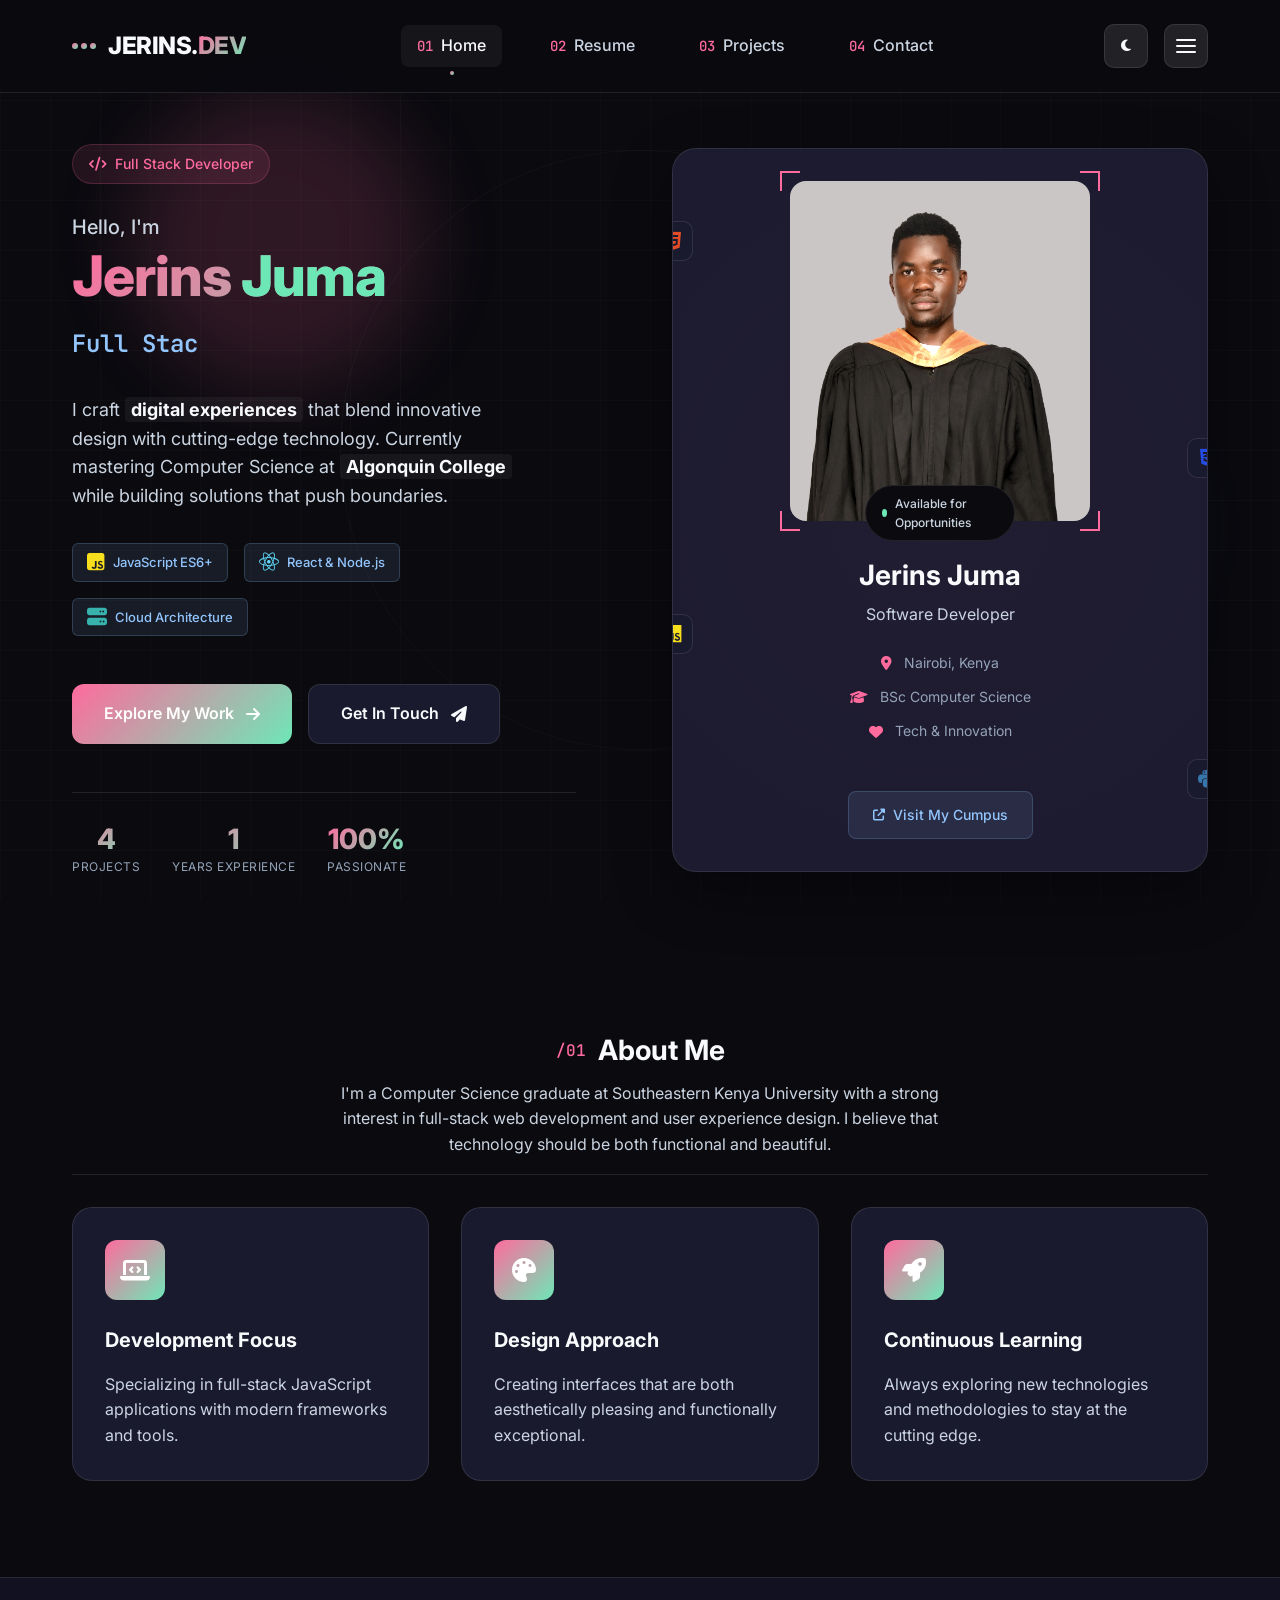
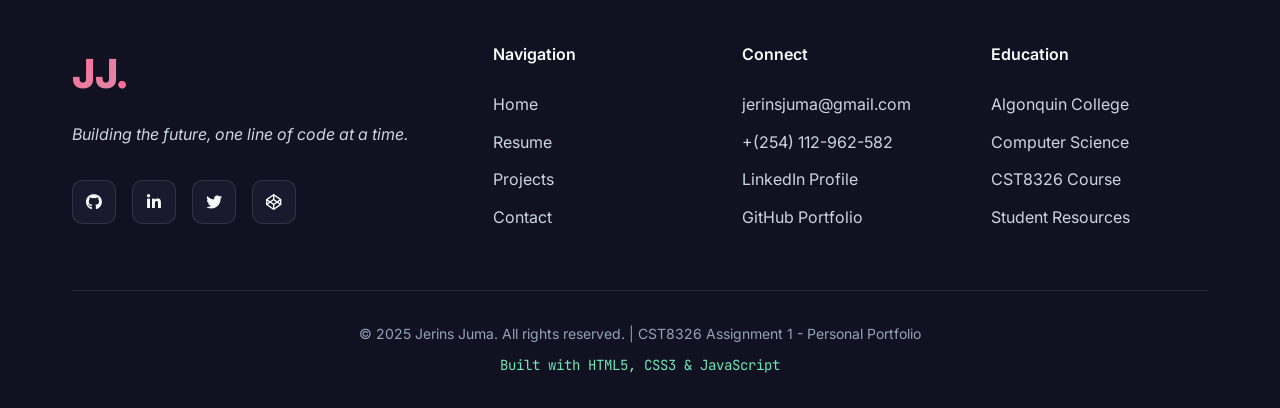
<file: index.html>
<!DOCTYPE html>
<html lang="en">
<head>
    <meta charset="UTF-8">
    <meta name="viewport" content="width=device-width, initial-scale=1.0">
    <title>Jerins Juma| Tech Portfolio</title>
    <link rel="stylesheet" href="styles.css">
    <link rel="stylesheet" href="https://cdnjs.cloudflare.com/ajax/libs/font-awesome/6.4.0/css/all.min.css">
    <link href="https://fonts.googleapis.com/css2?family=Inter:wght@300;400;500;600;700;800&family=JetBrains+Mono:wght@300;400;500&display=swap" rel="stylesheet">
    <link rel="stylesheet" href="https://cdnjs.cloudflare.com/ajax/libs/animate.css/4.1.1/animate.min.css">
</head>
<body>
    <!-- Navigation -->
    <div id="navbar-placeholder"></div>
    
    <!-- Main Content -->
    <main class="main-content">
        <!-- Animated Background Elements -->
        <div class="background-elements">
            <div class="grid-lines"></div>
            <div class="floating-element el-1"></div>
            <div class="floating-element el-2"></div>
            <div class="floating-element el-3"></div>
            <div class="pulse-circle"></div>
        </div>
        
        <div class="container">
            <div class="hero-section">
                <!-- Left Column: Text Content -->
                <div class="hero-text animate__animated animate__fadeInLeft">
                    <div class="badge">
                        <i class="fas fa-code"></i>
                        <span>Full Stack Developer</span>
                    </div>
                    
                    <h1 class="hero-title">
                        <span class="greeting">Hello, I'm</span>
                        <span class="name">Jerins <span class="name-highlight">Juma</span></span>
                    </h1>
                    
                    <div class="typing-container">
                        <span class="typing-text" id="typingText"></span>
                        <span class="cursor">|</span>
                    </div>
                    
                    <p class="hero-description">
                        I craft <strong>digital experiences</strong> that blend innovative design with 
                        cutting-edge technology. Currently mastering Computer Science at 
                        <strong>Algonquin College</strong> while building solutions that push boundaries.
                    </p>
                    
                    <div class="tech-highlight">
                        <div class="tech-tag">
                            <i class="fab fa-js-square"></i>
                            <span>JavaScript ES6+</span>
                        </div>
                        <div class="tech-tag">
                            <i class="fab fa-react"></i>
                            <span>React & Node.js</span>
                        </div>
                        <div class="tech-tag">
                            <i class="fas fa-server"></i>
                            <span>Cloud Architecture</span>
                        </div>
                    </div>
                    
                    <div class="action-buttons">
                        <a href="projects.html" class="btn btn-primary">
                            <span class="btn-text">Explore My Work</span>
                            <span class="btn-icon">
                                <i class="fas fa-arrow-right"></i>
                            </span>
                            <div class="btn-hover"></div>
                        </a>
                        <a href="contact.html" class="btn btn-secondary">
                            <span class="btn-text">Get In Touch</span>
                            <span class="btn-icon">
                                <i class="fas fa-paper-plane"></i>
                            </span>
                        </a>
                    </div>
                    
                    <div class="quick-stats">
                        <div class="stat">
                            <div class="stat-number">4</div>
                            <div class="stat-label">Projects</div>
                        </div>
                        <div class="stat">
                            <div class="stat-number">1</div>
                            <div class="stat-label">Years Experience</div>
                        </div>
                        <div class="stat">
                            <div class="stat-number">100%</div>
                            <div class="stat-label">Passionate</div>
                        </div>
                    </div>
                </div>
                
                <!-- Right Column: Profile Image & Card -->
                <div class="hero-visual animate__animated animate__fadeInRight">
                    <div class="profile-card">
                        <div class="card-glow"></div>
                        <div class="card-content">
                            <div class="image-container">
                                <img src="images/profile.jpg" alt="Jerins Juma - Developer Profile" class="profile-image">
                                <div class="image-frame">
                                    <div class="frame-corner tl"></div>
                                    <div class="frame-corner tr"></div>
                                    <div class="frame-corner bl"></div>
                                    <div class="frame-corner br"></div>
                                </div>
                                <div class="status-indicator">
                                    <div class="status-dot"></div>
                                    <span>Available for Opportunities</span>
                                </div>
                            </div>
                            
                            <div class="profile-info">
                                <h2 class="profile-name">Jerins Juma</h2>
                                <p class="profile-title">Software Developer</p>
                                
                                <div class="profile-details">
                                    <div class="detail-item">
                                        <i class="fas fa-map-marker-alt"></i>
                                        <span>Nairobi, Kenya</span>
                                    </div>
                                    <div class="detail-item">
                                        <i class="fas fa-graduation-cap"></i>
                                        <span>BSc Computer Science</span>
                                    </div>
                                    <div class="detail-item">
                                        <i class="fas fa-heart"></i>
                                        <span>Tech & Innovation</span>
                                    </div>
                                </div>
                                
                                <div class="college-link">
                                    <a href="https://www.seku.co.ke" target="_blank" class="college-btn">
                                        <i class="fas fa-external-link-alt"></i>
                                        Visit My Cumpus
                                    </a>
                                </div>
                            </div>
                        </div>
                        
                        <!-- Floating Tech Elements Around Card -->
                        <div class="floating-tech">
                            <div class="tech-element">
                                <i class="fab fa-html5"></i>
                            </div>
                            <div class="tech-element">
                                <i class="fab fa-css3-alt"></i>
                            </div>
                            <div class="tech-element">
                                <i class="fab fa-js"></i>
                            </div>
                            <div class="tech-element">
                                <i class="fab fa-python"></i>
                            </div>
                        </div>
                    </div>
                </div>
            </div>
            
            <!-- About Preview Section -->
            <section class="about-preview">
                <div class="section-header">
                    <h2 class="section-title">
                        <span class="title-number">/01</span>
                        About Me
                    </h2>
                    <p class="section-subtitle">I'm a Computer Science graduate at Southeastern Kenya University with a strong 
                        interest in full-stack web development and user experience design. I believe 
                        that technology should be both functional and beautiful.</p>
                </div>
                
                <div class="about-grid">
                    <div class="about-card">
                        <div class="card-icon">
                            <i class="fas fa-laptop-code"></i>
                        </div>
                        <h3>Development Focus</h3>
                        <p>Specializing in full-stack JavaScript applications with modern frameworks and tools.</p>
                    </div>
                    
                    <div class="about-card">
                        <div class="card-icon">
                            <i class="fas fa-palette"></i>
                        </div>
                        <h3>Design Approach</h3>
                        <p>Creating interfaces that are both aesthetically pleasing and functionally exceptional.</p>
                    </div>
                    
                    <div class="about-card">
                        <div class="card-icon">
                            <i class="fas fa-rocket"></i>
                        </div>
                        <h3>Continuous Learning</h3>
                        <p>Always exploring new technologies and methodologies to stay at the cutting edge.</p>
                    </div>
                </div>
            </section>
        </div>
    </main>

    <!-- Footer -->
    <footer class="footer">
        <div class="container">
            <div class="footer-content">
                <div class="footer-main">
                    <div class="footer-logo">JJ<span class="logo-dot">.</span></div>
                    <p class="footer-quote">Building the future, one line of code at a time.</p>
                    
                    <div class="social-links">
                        <a href="#" class="social-link">
                            <i class="fab fa-github"></i>
                        </a>
                        <a href="#" class="social-link">
                            <i class="fab fa-linkedin-in"></i>
                        </a>
                        <a href="#" class="social-link">
                            <i class="fab fa-twitter"></i>
                        </a>
                        <a href="#" class="social-link">
                            <i class="fab fa-codepen"></i>
                        </a>
                    </div>
                </div>
                
                <div class="footer-links">
                    <div class="link-group">
                        <h4>Navigation</h4>
                        <a href="index.html">Home</a>
                        <a href="resume.html">Resume</a>
                        <a href="projects.html">Projects</a>
                        <a href="contact.html">Contact</a>
                    </div>
                    
                    <div class="link-group">
                        <h4>Connect</h4>
                        <a href="mailto:jerinsjuma@gmail.com">jerinsjuma@gmail.com</a>
                        <a href="tel:+254112962582">+(254) 112-962-582</a>
                        <a href="#">LinkedIn Profile</a>
                        <a href="#">GitHub Portfolio</a>
                    </div>
                    
                    <div class="link-group">
                        <h4>Education</h4>
                        <a href="https://www.algonquincollege.com" target="_blank">Algonquin College</a>
                        <a href="#">Computer Science</a>
                        <a href="#">CST8326 Course</a>
                        <a href="#">Student Resources</a>
                    </div>
                </div>
            </div>
            
            <div class="footer-bottom">
                <p>&copy; 2025 Jerins Juma. All rights reserved. | CST8326 Assignment 1 - Personal Portfolio</p>
                <p class="footer-note">Built with HTML5, CSS3 & JavaScript</p>
            </div>
        </div>
    </footer>

 <!-- JavaScript -->
<script src="index.js"></script>

    
</body>
</html>
</file>
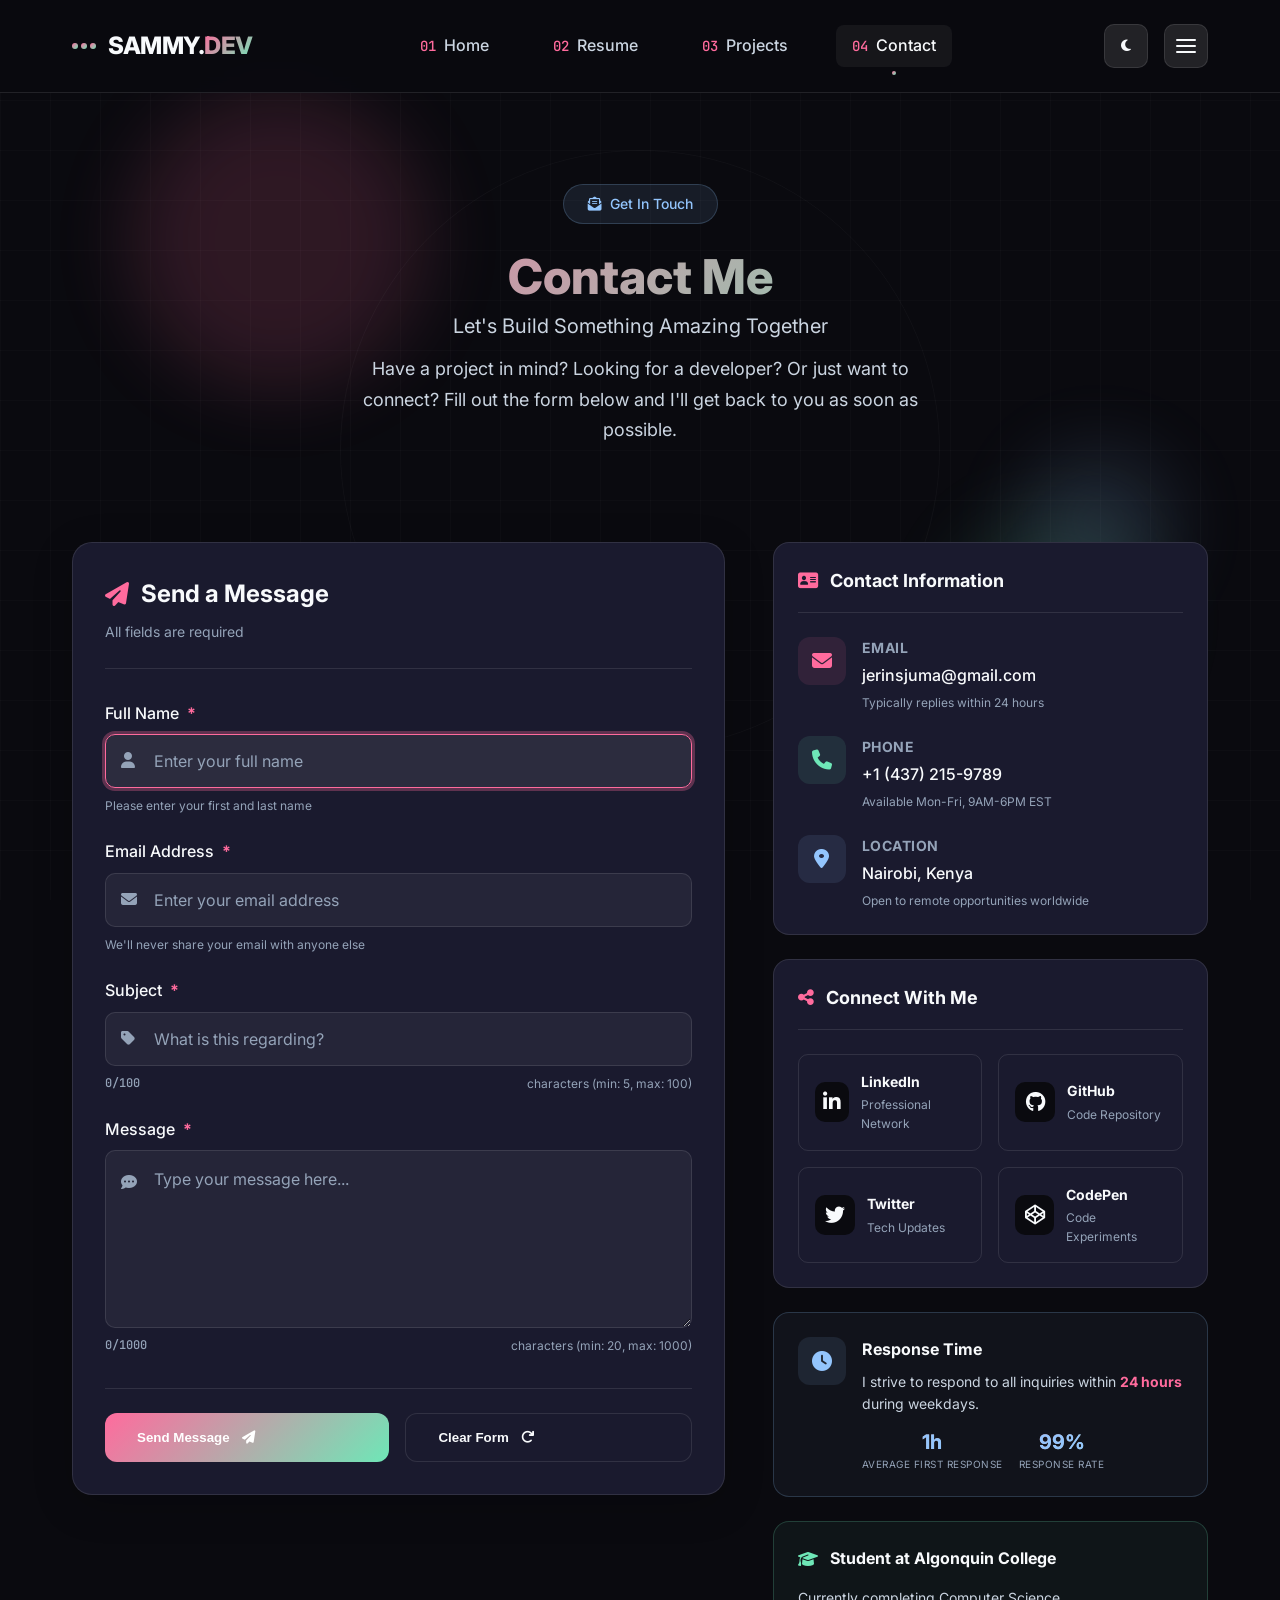
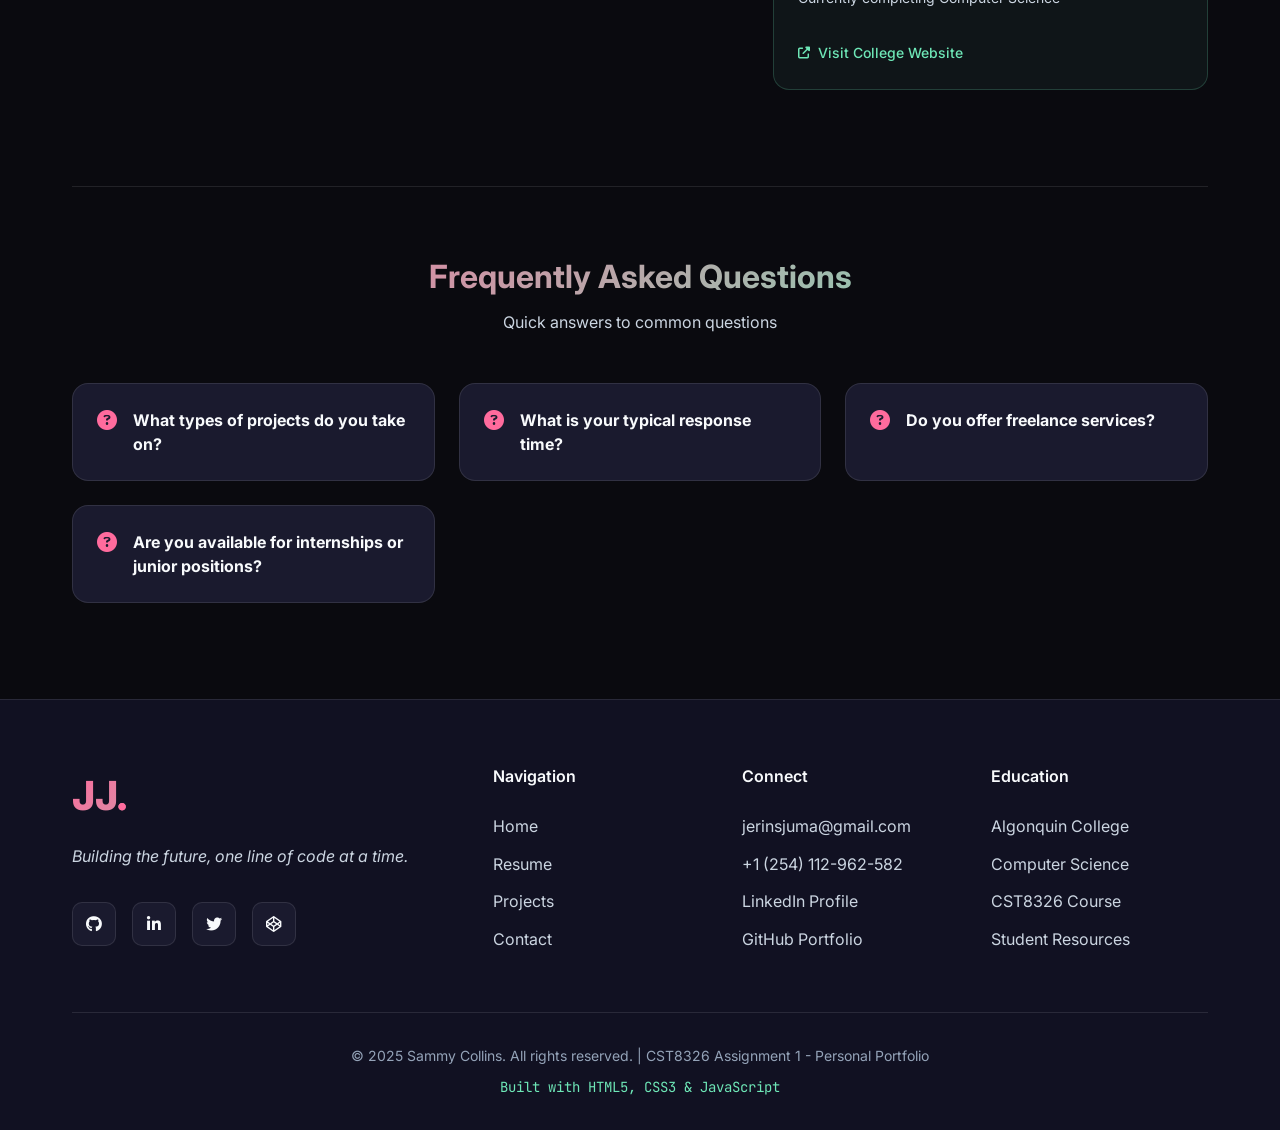
<file: contact.html>
<!DOCTYPE html>
<html lang="en">
<head>
    <meta charset="UTF-8">
    <meta name="viewport" content="width=device-width, initial-scale=1.0">
    <title>Sammy Collins | Contact</title>
    <link rel="stylesheet" href="styles.css">
    <link rel="stylesheet" href="https://cdnjs.cloudflare.com/ajax/libs/font-awesome/6.4.0/css/all.min.css">
    <link href="https://fonts.googleapis.com/css2?family=Inter:wght@300;400;500;600;700;800&family=JetBrains+Mono:wght@300;400;500&display=swap" rel="stylesheet">
</head>
<body>
    <!-- Navigation -->
    <nav class="navbar">
        <div class="nav-container">
            <div class="logo">
                <div class="logo-icon">
                    <div class="dot"></div>
                    <div class="dot"></div>
                    <div class="dot"></div>
                </div>
                <span class="logo-text">SAMMY.<span class="logo-highlight">DEV</span></span>
            </div>
            
            <div class="nav-menu">
                <a href="index.html" class="nav-link">
                    <span class="nav-number">01</span>
                    <span class="nav-text">Home</span>
                    <div class="nav-indicator"></div>
                </a>
                <a href="resume.html" class="nav-link">
                    <span class="nav-number">02</span>
                    <span class="nav-text">Resume</span>
                    <div class="nav-indicator"></div>
                </a>
                <a href="projects.html" class="nav-link">
                    <span class="nav-number">03</span>
                    <span class="nav-text">Projects</span>
                    <div class="nav-indicator"></div>
                </a>
                <a href="contact.html" class="nav-link active">
                    <span class="nav-number">04</span>
                    <span class="nav-text">Contact</span>
                    <div class="nav-indicator"></div>
                </a>
            </div>
            
            <div class="nav-actions">
                <button class="theme-toggle" id="themeToggle">
                    <i class="fas fa-moon"></i>
                </button>
                <button class="menu-toggle" id="menuToggle">
                    <span class="hamburger">
                        <span></span>
                        <span></span>
                        <span></span>
                    </span>
                </button>
            </div>
        </div>
    </nav>

    <!-- Main Content -->
    <main class="main-content">
        <div class="background-elements">
            <div class="grid-lines"></div>
            <div class="floating-element el-1"></div>
            <div class="floating-element el-2"></div>
            <div class="floating-element el-3"></div>
            <div class="pulse-circle"></div>
        </div>
        
        <div class="container">
            <!-- Contact Header -->
            <header class="contact-header">
                <div class="contact-badge">
                    <i class="fas fa-envelope-open-text"></i>
                    <span>Get In Touch</span>
                </div>
                
                <h1 class="contact-title">
                    <span class="title-main">Contact Me</span>
                    <span class="title-sub">Let's Build Something Amazing Together</span>
                </h1>
                
                <p class="contact-intro">
                    Have a project in mind? Looking for a developer? Or just want to connect? 
                    Fill out the form below and I'll get back to you as soon as possible.
                </p>
            </header>

            <div class="contact-grid">
                <!-- Left Column: Contact Form -->
                <div class="contact-form-section">
                    <div class="form-card">
                        <div class="form-header">
                            <h2>
                                <i class="fas fa-paper-plane"></i>
                                Send a Message
                            </h2>
                            <p class="form-subtitle">All fields are required</p>
                        </div>
                        
                        <form id="contactForm" class="contact-form" novalidate>
                            <!-- Name Field -->
                            <div class="form-group">
                                <label for="name" class="form-label">
                                    <span class="label-text">Full Name</span>
                                    <span class="required-indicator">*</span>
                                </label>
                                <div class="input-group">
                                    <div class="input-icon">
                                        <i class="fas fa-user"></i>
                                    </div>
                                    <input 
                                        type="text" 
                                        id="name" 
                                        name="name" 
                                        class="form-input"
                                        placeholder="Enter your full name"
                                        required
                                        aria-describedby="name-error"
                                    >
                                </div>
                                <div class="error-message" id="name-error" aria-live="polite"></div>
                                <div class="input-hint">Please enter your first and last name</div>
                            </div>
                            
                            <!-- Email Field -->
                            <div class="form-group">
                                <label for="email" class="form-label">
                                    <span class="label-text">Email Address</span>
                                    <span class="required-indicator">*</span>
                                </label>
                                <div class="input-group">
                                    <div class="input-icon">
                                        <i class="fas fa-envelope"></i>
                                    </div>
                                    <input 
                                        type="email" 
                                        id="email" 
                                        name="email" 
                                        class="form-input"
                                        placeholder="Enter your email address"
                                        required
                                        aria-describedby="email-error"
                                    >
                                </div>
                                <div class="error-message" id="email-error" aria-live="polite"></div>
                                <div class="input-hint">We'll never share your email with anyone else</div>
                            </div>
                            
                            <!-- Subject Field -->
                            <div class="form-group">
                                <label for="subject" class="form-label">
                                    <span class="label-text">Subject</span>
                                    <span class="required-indicator">*</span>
                                </label>
                                <div class="input-group">
                                    <div class="input-icon">
                                        <i class="fas fa-tag"></i>
                                    </div>
                                    <input 
                                        type="text" 
                                        id="subject" 
                                        name="subject" 
                                        class="form-input"
                                        placeholder="What is this regarding?"
                                        required
                                        minlength="5"
                                        maxlength="100"
                                        aria-describedby="subject-error"
                                    >
                                </div>
                                <div class="error-message" id="subject-error" aria-live="polite"></div>
                                <div class="input-hint">
                                    <span class="char-count" id="subject-counter">0/100</span>
                                    characters (min: 5, max: 100)
                                </div>
                            </div>
                            
                            <!-- Message Field -->
                            <div class="form-group">
                                <label for="message" class="form-label">
                                    <span class="label-text">Message</span>
                                    <span class="required-indicator">*</span>
                                </label>
                                <div class="input-group">
                                    <div class="input-icon textarea-icon">
                                        <i class="fas fa-comment-dots"></i>
                                    </div>
                                    <textarea 
                                        id="message" 
                                        name="message" 
                                        class="form-input form-textarea"
                                        placeholder="Type your message here..."
                                        rows="6"
                                        required
                                        minlength="20"
                                        maxlength="1000"
                                        aria-describedby="message-error"
                                    ></textarea>
                                </div>
                                <div class="error-message" id="message-error" aria-live="polite"></div>
                                <div class="input-hint">
                                    <span class="char-count" id="message-counter">0/1000</span>
                                    characters (min: 20, max: 1000)
                                </div>
                            </div>
                            
                            <!-- Form Actions -->
                            <div class="form-actions">
                                <button type="submit" class="btn btn-primary submit-btn">
                                    <span class="btn-text">Send Message</span>
                                    <span class="btn-icon">
                                        <i class="fas fa-paper-plane"></i>
                                    </span>
                                    <span class="btn-hover"></span>
                                </button>
                                
                                <button type="reset" class="btn btn-secondary reset-btn">
                                    <span class="btn-text">Clear Form</span>
                                    <span class="btn-icon">
                                        <i class="fas fa-redo"></i>
                                    </span>
                                </button>
                            </div>
                            
                            <!-- Form Status -->
                            <div class="form-status" id="formStatus" aria-live="polite"></div>
                        </form>
                    </div>
                </div>
                
                <!-- Right Column: Contact Info & Details -->
                <div class="contact-info-section">
                    <!-- Contact Methods -->
                    <div class="info-card">
                        <div class="info-header">
                            <h3>
                                <i class="fas fa-address-card"></i>
                                Contact Information
                            </h3>
                        </div>
                        
                        <div class="contact-methods">
                            <div class="contact-method">
                                <div class="method-icon email-icon">
                                    <i class="fas fa-envelope"></i>
                                </div>
                                <div class="method-content">
                                    <h4>Email</h4>
                                    <a href="mailto:jerinsjuma@gmail.com" class="method-link">
                                        jerinsjuma@gmail.com
                                    </a>
                                    <p class="method-hint">Typically replies within 24 hours</p>
                                </div>
                            </div>
                            
                            <div class="contact-method">
                                <div class="method-icon phone-icon">
                                    <i class="fas fa-phone"></i>
                                </div>
                                <div class="method-content">
                                    <h4>Phone</h4>
                                    <a href="tel:+14372159789" class="method-link">
                                        +1 (437) 215-9789
                                    </a>
                                    <p class="method-hint">Available Mon-Fri, 9AM-6PM EST</p>
                                </div>
                            </div>
                            
                            <div class="contact-method">
                                <div class="method-icon location-icon">
                                    <i class="fas fa-map-marker-alt"></i>
                                </div>
                                <div class="method-content">
                                    <h4>Location</h4>
                                    <span class="method-text">Nairobi, Kenya</span>
                                    <p class="method-hint">Open to remote opportunities worldwide</p>
                                </div>
                            </div>
                        </div>
                    </div>
                    
                    <!-- Social Links -->
                    <div class="info-card">
                        <div class="info-header">
                            <h3>
                                <i class="fas fa-share-alt"></i>
                                Connect With Me
                            </h3>
                        </div>
                        
                        <div class="social-grid">
                            <a href="#" class="social-card linkedin">
                                <div class="social-icon">
                                    <i class="fab fa-linkedin-in"></i>
                                </div>
                                <div class="social-content">
                                    <h4>LinkedIn</h4>
                                    <p>Professional Network</p>
                                </div>
                            </a>
                            
                            <a href="#" class="social-card github">
                                <div class="social-icon">
                                    <i class="fab fa-github"></i>
                                </div>
                                <div class="social-content">
                                    <h4>GitHub</h4>
                                    <p>Code Repository</p>
                                </div>
                            </a>
                            
                            <a href="#" class="social-card twitter">
                                <div class="social-icon">
                                    <i class="fab fa-twitter"></i>
                                </div>
                                <div class="social-content">
                                    <h4>Twitter</h4>
                                    <p>Tech Updates</p>
                                </div>
                            </a>
                            
                            <a href="#" class="social-card codepen">
                                <div class="social-icon">
                                    <i class="fab fa-codepen"></i>
                                </div>
                                <div class="social-content">
                                    <h4>CodePen</h4>
                                    <p>Code Experiments</p>
                                </div>
                            </a>
                        </div>
                    </div>
                    
                    <!-- Response Time -->
                    <div class="info-card response-card">
                        <div class="response-icon">
                            <i class="fas fa-clock"></i>
                        </div>
                        <div class="response-content">
                            <h4>Response Time</h4>
                            <p>I strive to respond to all inquiries within <strong>24 hours</strong> during weekdays.</p>
                            <div class="response-stats">
                                <div class="stat">
                                    <div class="stat-number">1h</div>
                                    <div class="stat-label">Average First Response</div>
                                </div>
                                <div class="stat">
                                    <div class="stat-number">99%</div>
                                    <div class="stat-label">Response Rate</div>
                                </div>
                            </div>
                        </div>
                    </div>
                    
                    <!-- College Info -->
                    <div class="info-card college-card">
                        <div class="college-header">
                            <h4>
                                <i class="fas fa-graduation-cap"></i>
                                Student at Algonquin College
                            </h4>
                        </div>
                        <div class="college-content">
                            <p>Currently completing Computer Science</p>
                            <a href="https://www.algonquincollege.com" target="_blank" class="college-link">
                                <i class="fas fa-external-link-alt"></i>
                                Visit College Website
                            </a>
                        </div>
                    </div>
                </div>
            </div>
            
            <!-- Contact FAQ -->
            <section class="contact-faq">
                <div class="faq-header">
                    <h2>Frequently Asked Questions</h2>
                    <p>Quick answers to common questions</p>
                </div>
                
                <div class="faq-grid">
                    <div class="faq-item">
                        <div class="faq-question">
                            <i class="fas fa-question-circle"></i>
                            <h3>What types of projects do you take on?</h3>
                        </div>
                        <div class="faq-answer">
                            <p>I specialize in web development projects including custom websites, web applications, e-commerce solutions, and API integrations. I'm particularly interested in projects involving modern JavaScript frameworks and innovative UI/UX design.</p>
                        </div>
                    </div>
                    
                    <div class="faq-item">
                        <div class="faq-question">
                            <i class="fas fa-question-circle"></i>
                            <h3>What is your typical response time?</h3>
                        </div>
                        <div class="faq-answer">
                            <p>I aim to respond to all inquiries within 24 hours on weekdays. For urgent matters, please indicate "URGENT" in your subject line, and I'll prioritize your message.</p>
                        </div>
                    </div>
                    
                    <div class="faq-item">
                        <div class="faq-question">
                            <i class="fas fa-question-circle"></i>
                            <h3>Do you offer freelance services?</h3>
                        </div>
                        <div class="faq-answer">
                            <p>Yes, I'm available for freelance web development projects. I can work on both short-term and long-term engagements, either remotely or on-site in the Ottawa area.</p>
                        </div>
                    </div>
                    
                    <div class="faq-item">
                        <div class="faq-question">
                            <i class="fas fa-question-circle"></i>
                            <h3>Are you available for internships or junior positions?</h3>
                        </div>
                        <div class="faq-answer">
                            <p>Absolutely! As a Computer Science student at Algonquin College, I'm actively seeking internship opportunities and junior developer positions to further develop my skills and contribute to meaningful projects.</p>
                        </div>
                    </div>
                </div>
            </section>
        </div>
    </main>

    <!-- Footer -->
    <footer class="footer">
        <div class="container">
            <div class="footer-content">
                <div class="footer-main">
                    <div class="footer-logo">JJ<span class="logo-dot">.</span></div>
                    <p class="footer-quote">Building the future, one line of code at a time.</p>
                    
                    <div class="social-links">
                        <a href="#" class="social-link">
                            <i class="fab fa-github"></i>
                        </a>
                        <a href="#" class="social-link">
                            <i class="fab fa-linkedin-in"></i>
                        </a>
                        <a href="#" class="social-link">
                            <i class="fab fa-twitter"></i>
                        </a>
                        <a href="#" class="social-link">
                            <i class="fab fa-codepen"></i>
                        </a>
                    </div>
                </div>
                
                <div class="footer-links">
                    <div class="link-group">
                        <h4>Navigation</h4>
                        <a href="index.html">Home</a>
                        <a href="resume.html">Resume</a>
                        <a href="projects.html">Projects</a>
                        <a href="contact.html">Contact</a>
                    </div>
                    
                    <div class="link-group">
                        <h4>Connect</h4>
                        <a href="mailto:jerinsjuma@gmail.com">jerinsjuma@gmail.com</a>
                        <a href="tel:+254112962582">+1 (254) 112-962-582</a>
                        <a href="#">LinkedIn Profile</a>
                        <a href="#">GitHub Portfolio</a>
                    </div>
                    
                    <div class="link-group">
                        <h4>Education</h4>
                        <a href="https://www.algonquincollege.com" target="_blank">Algonquin College</a>
                        <a href="#">Computer Science</a>
                        <a href="#">CST8326 Course</a>
                        <a href="#">Student Resources</a>
                    </div>
                </div>
            </div>
            
            <div class="footer-bottom">
                <p>&copy; 2025 Sammy Collins. All rights reserved. | CST8326 Assignment 1 - Personal Portfolio</p>
                <p class="footer-note">Built with HTML5, CSS3 & JavaScript</p>
            </div>
        </div>
    </footer>

    <!-- JavaScript -->
    <script>
        // DOM Elements
        const menuToggle = document.getElementById('menuToggle');
        const themeToggle = document.getElementById('themeToggle');
        const contactForm = document.getElementById('contactForm');
        const formStatus = document.getElementById('formStatus');
        
        // Character counters
        const subjectInput = document.getElementById('subject');
        const messageInput = document.getElementById('message');
        const subjectCounter = document.getElementById('subject-counter');
        const messageCounter = document.getElementById('message-counter');
        
        // Mobile Menu Toggle
        menuToggle.addEventListener('click', () => {
            document.querySelector('.nav-menu').classList.toggle('active');
            document.querySelector('.hamburger').classList.toggle('active');
        });
        
        // Close menu when clicking on a link
        document.querySelectorAll('.nav-link').forEach(link => {
            link.addEventListener('click', () => {
                document.querySelector('.nav-menu').classList.remove('active');
                document.querySelector('.hamburger').classList.remove('active');
            });
        });
        
        // Theme Toggle
        themeToggle.addEventListener('click', () => {
            document.body.classList.toggle('light-theme');
            const icon = themeToggle.querySelector('i');
            if (document.body.classList.contains('light-theme')) {
                icon.classList.remove('fa-moon');
                icon.classList.add('fa-sun');
            } else {
                icon.classList.remove('fa-sun');
                icon.classList.add('fa-moon');
            }
        });
        
        // Character Counters
        function updateCharCounter(input, counter, maxLength) {
            const currentLength = input.value.length;
            counter.textContent = `${currentLength}/${maxLength}`;
            
            // Change color based on length
            if (currentLength > maxLength * 0.9) {
                counter.style.color = 'var(--accent-primary)';
            } else if (currentLength > maxLength * 0.75) {
                counter.style.color = 'var(--accent-secondary)';
            } else {
                counter.style.color = 'var(--text-muted)';
            }
        }
        
        subjectInput.addEventListener('input', () => {
            updateCharCounter(subjectInput, subjectCounter, 100);
        });
        
        messageInput.addEventListener('input', () => {
            updateCharCounter(messageInput, messageCounter, 1000);
        });
        
        // Initialize counters
        updateCharCounter(subjectInput, subjectCounter, 100);
        updateCharCounter(messageInput, messageCounter, 1000);
        
        // Form Validation
        function showError(inputId, message) {
            const input = document.getElementById(inputId);
            const errorElement = document.getElementById(`${inputId}-error`);
            
            input.classList.add('error');
            errorElement.textContent = message;
            errorElement.style.display = 'block';
            
            // Focus on the first error
            if (!document.querySelector('.error:focus')) {
                input.focus();
            }
        }
        
        function clearError(inputId) {
            const input = document.getElementById(inputId);
            const errorElement = document.getElementById(`${inputId}-error`);
            
            input.classList.remove('error');
            errorElement.textContent = '';
            errorElement.style.display = 'none';
        }
        
        function validateField(inputId, validationFn) {
            const input = document.getElementById(inputId);
            const value = input.value.trim();
            
            clearError(inputId);
            
            if (!validationFn(value)) {
                let message = '';
                switch(inputId) {
                    case 'name':
                        message = 'Name is required';
                        break;
                    case 'email':
                        message = 'Please enter a valid email address';
                        break;
                    case 'subject':
                        if (value.length < 5) {
                            message = 'Subject must be at least 5 characters';
                        } else if (value.length > 100) {
                            message = 'Subject must be less than 100 characters';
                        }
                        break;
                    case 'message':
                        if (value.length < 20) {
                            message = 'Message must be at least 20 characters';
                        } else if (value.length > 1000) {
                            message = 'Message must be less than 1000 characters';
                        }
                        break;
                }
                showError(inputId, message);
                return false;
            }
            return true;
        }
        
        function validateName(name) {
            return name.length > 0;
        }
        
        function validateEmail(email) {
            const emailRegex = /^[^\s@]+@[^\s@]+\.[^\s@]+$/;
            return emailRegex.test(email);
        }
        
        function validateSubject(subject) {
            return subject.length >= 5 && subject.length <= 100;
        }
        
        function validateMessage(message) {
            return message.length >= 20 && message.length <= 1000;
        }
        
        // Real-time validation
        subjectInput.addEventListener('blur', () => {
            validateField('subject', validateSubject);
        });
        
        messageInput.addEventListener('blur', () => {
            validateField('message', validateMessage);
        });
        
        document.getElementById('name').addEventListener('blur', () => {
            validateField('name', validateName);
        });
        
        document.getElementById('email').addEventListener('blur', () => {
            validateField('email', validateEmail);
        });
        
        // Form Submission
        contactForm.addEventListener('submit', function(e) {
            e.preventDefault();
            
            // Validate all fields
            const isNameValid = validateField('name', validateName);
            const isEmailValid = validateField('email', validateEmail);
            const isSubjectValid = validateField('subject', validateSubject);
            const isMessageValid = validateField('message', validateMessage);
            
            if (isNameValid && isEmailValid && isSubjectValid && isMessageValid) {
                // Show loading state
                const submitBtn = document.querySelector('.submit-btn');
                const originalText = submitBtn.querySelector('.btn-text').textContent;
                submitBtn.querySelector('.btn-text').textContent = 'Sending...';
                submitBtn.disabled = true;
                
                // Simulate form submission (in a real scenario, this would be an AJAX call)
                setTimeout(() => {
                    // Show success message
                    formStatus.innerHTML = `
                        <div class="status-success">
                            <i class="fas fa-check-circle"></i>
                            <div>
                                <h4>Message Sent Successfully!</h4>
                                <p>Thank you for your message. I'll get back to you within 24 hours.</p>
                            </div>
                        </div>
                    `;
                    formStatus.style.display = 'block';
                    
                    // Reset form
                    contactForm.reset();
                    updateCharCounter(subjectInput, subjectCounter, 100);
                    updateCharCounter(messageInput, messageCounter, 1000);
                    
                    // Reset button
                    submitBtn.querySelector('.btn-text').textContent = originalText;
                    submitBtn.disabled = false;
                    
                    // Clear status message after 5 seconds
                    setTimeout(() => {
                        formStatus.style.display = 'none';
                    }, 5000);
                }, 1500);
            } else {
                // Show error message
                formStatus.innerHTML = `
                    <div class="status-error">
                        <i class="fas fa-exclamation-circle"></i>
                        <div>
                            <h4>Please fix the errors above</h4>
                            <p>Some fields require your attention before submitting.</p>
                        </div>
                    </div>
                `;
                formStatus.style.display = 'block';
                
                // Auto-hide error after 5 seconds
                setTimeout(() => {
                    formStatus.style.display = 'none';
                }, 5000);
            }
        });
        
        // Form Reset
        contactForm.addEventListener('reset', () => {
            // Clear all errors
            ['name', 'email', 'subject', 'message'].forEach(id => {
                clearError(id);
            });
            
            // Reset counters
            updateCharCounter(subjectInput, subjectCounter, 100);
            updateCharCounter(messageInput, messageCounter, 1000);
            
            // Hide status message
            formStatus.style.display = 'none';
        });
        
        // FAQ Toggle
        document.querySelectorAll('.faq-question').forEach(question => {
            question.addEventListener('click', () => {
                const answer = question.nextElementSibling;
                const isOpen = answer.classList.contains('open');
                
                // Close all other FAQ answers
                document.querySelectorAll('.faq-answer').forEach(ans => {
                    ans.classList.remove('open');
                });
                
                // Toggle current answer
                if (!isOpen) {
                    answer.classList.add('open');
                }
            });
        });
        
        // Accessibility: Add keyboard navigation to form
        contactForm.addEventListener('keydown', function(e) {
            if (e.key === 'Enter' && e.target.tagName !== 'TEXTAREA') {
                e.preventDefault();
            }
        });
        
        // Initialize form with focus on first field
        document.addEventListener('DOMContentLoaded', () => {
            document.getElementById('name').focus();
        });
    </script>
</body>
</html>
</file>
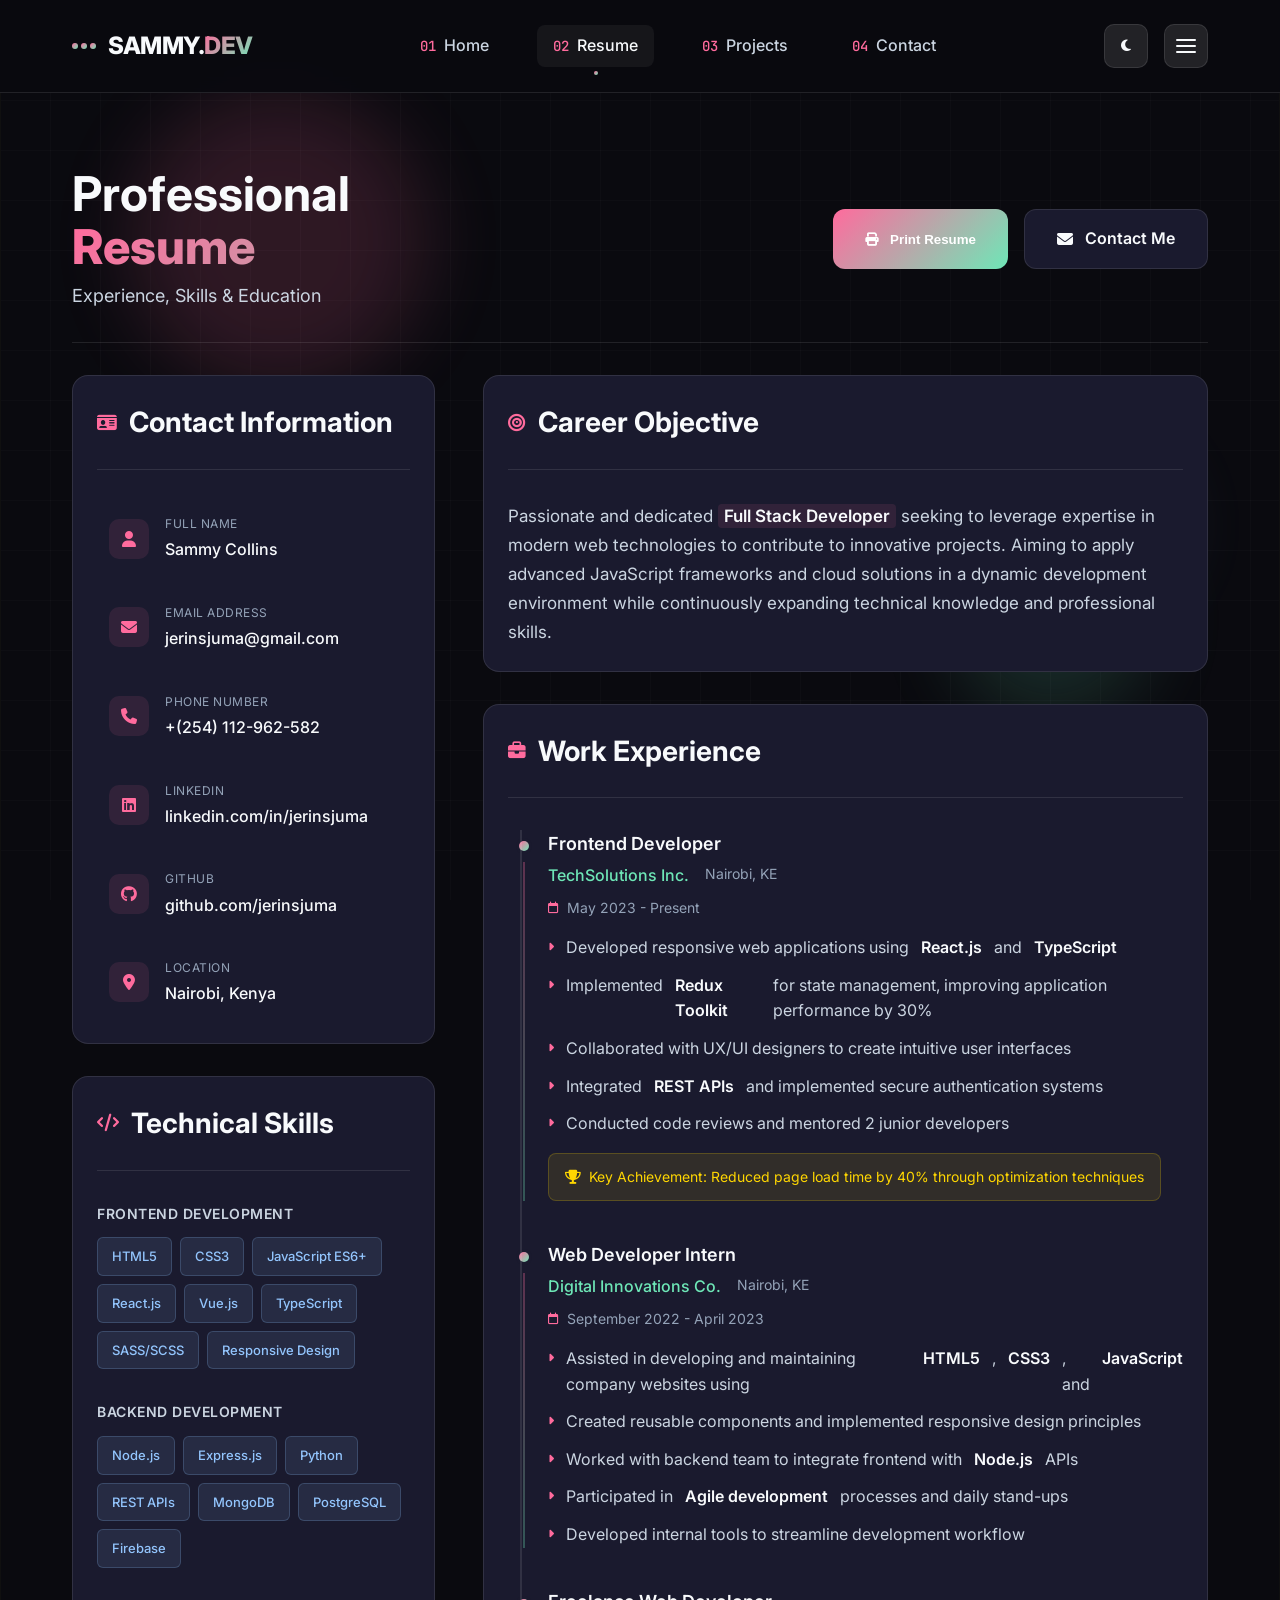
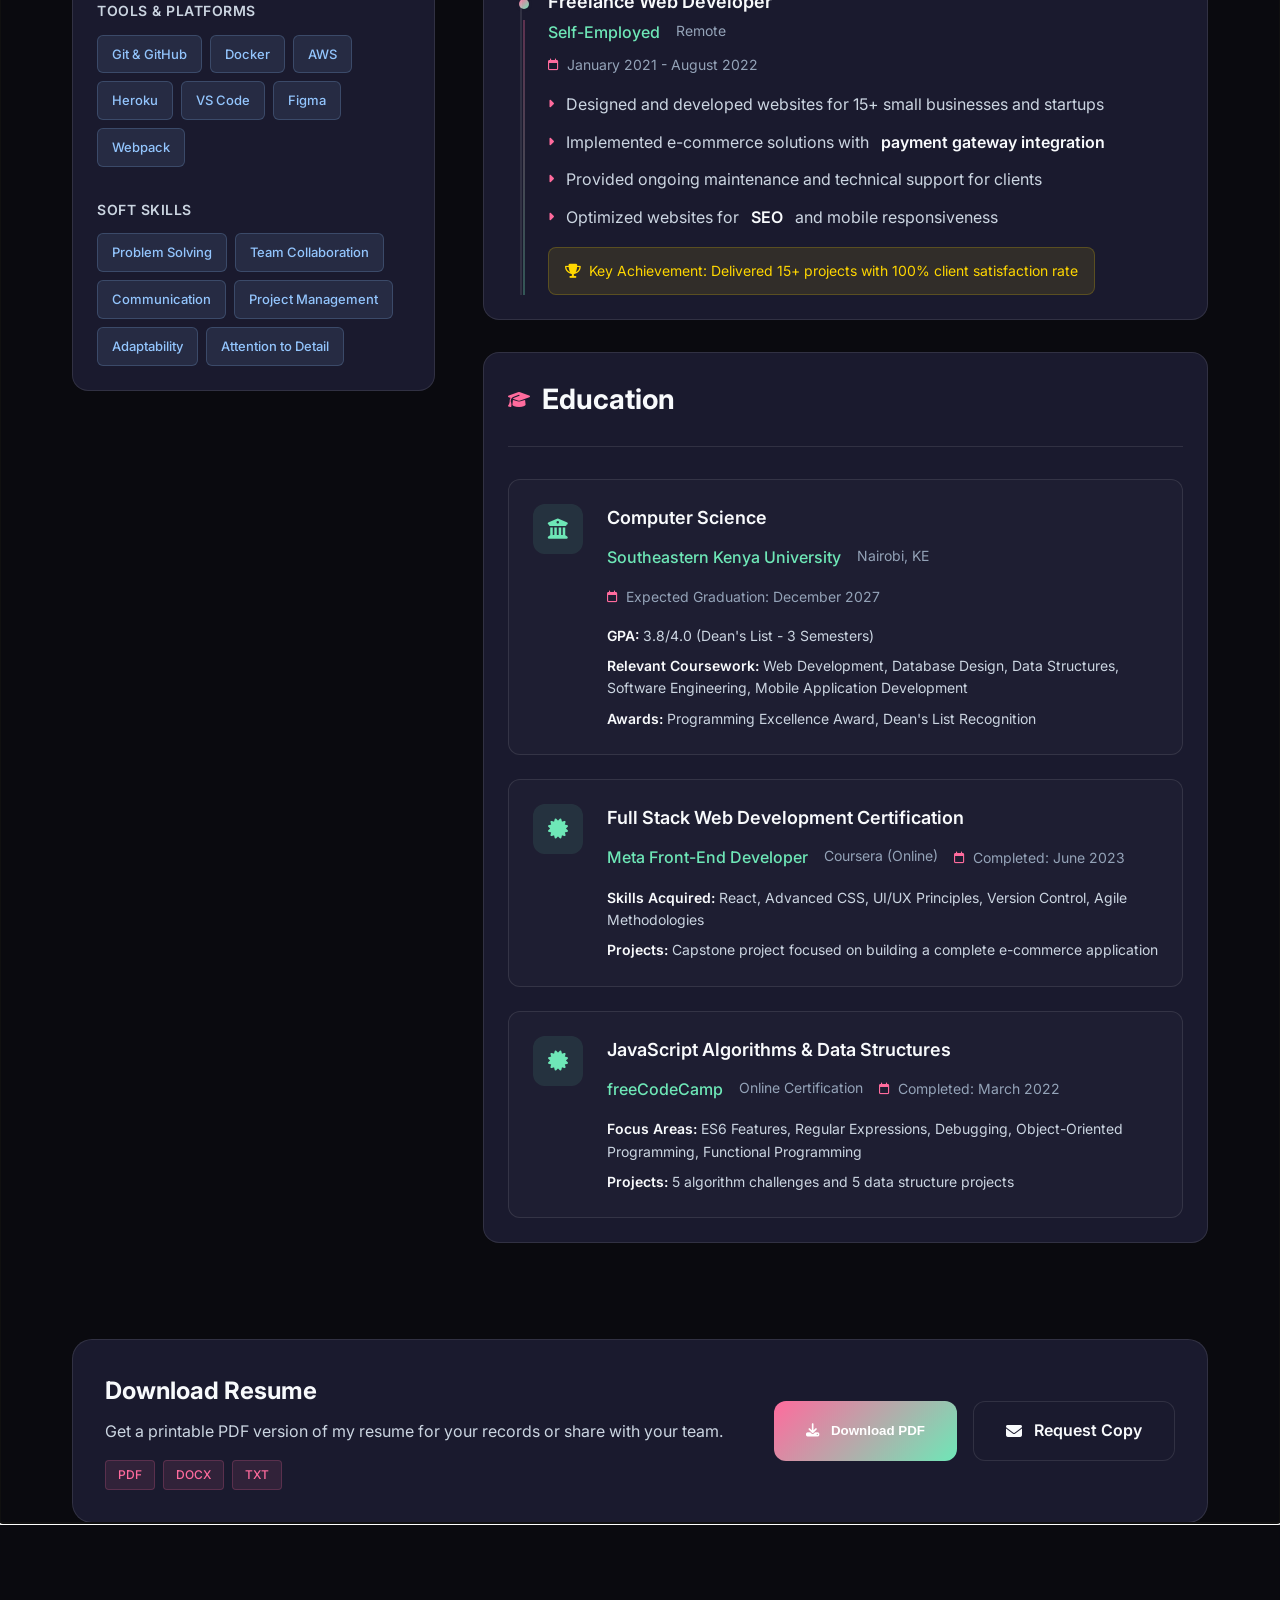
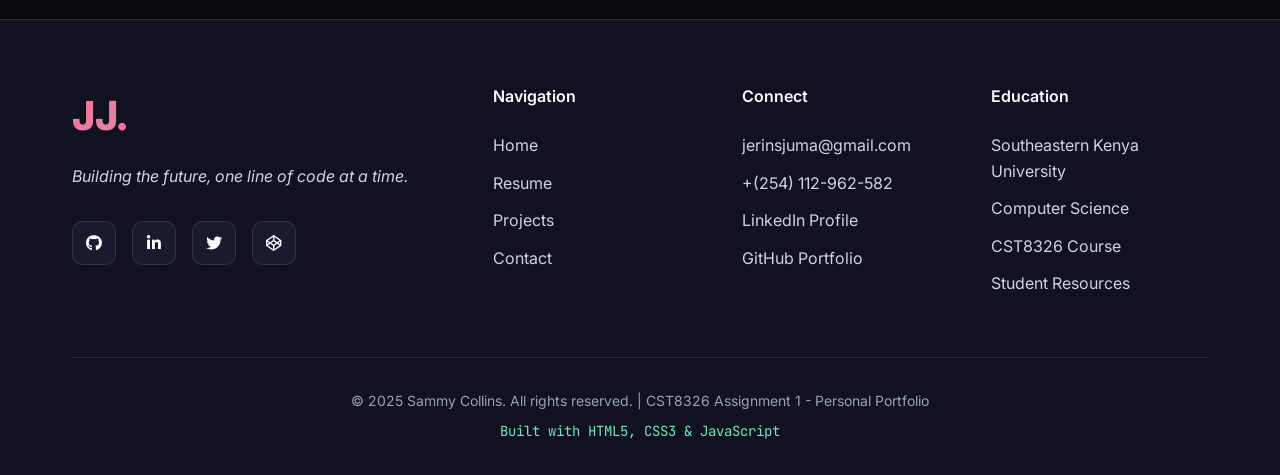
<file: resume.html>
<!DOCTYPE html>
<html lang="en">
<head>
    <meta charset="UTF-8">
    <meta name="viewport" content="width=device-width, initial-scale=1.0">
    <title>Sammy Collins | Resume</title>
    <link rel="stylesheet" href="styles.css">
    <link rel="stylesheet" href="https://cdnjs.cloudflare.com/ajax/libs/font-awesome/6.4.0/css/all.min.css">
    <link href="https://fonts.googleapis.com/css2?family=Inter:wght@300;400;500;600;700;800&family=JetBrains+Mono:wght@300;400;500&display=swap" rel="stylesheet">
</head>
<body>
    <!-- Navigation -->
    <nav class="navbar">
        <div class="nav-container">
            <div class="logo">
                <div class="logo-icon">
                    <div class="dot"></div>
                    <div class="dot"></div>
                    <div class="dot"></div>
                </div>
                <span class="logo-text">SAMMY.<span class="logo-highlight">DEV</span></span>
            </div>
            
            <div class="nav-menu">
                <a href="index.html" class="nav-link">
                    <span class="nav-number">01</span>
                    <span class="nav-text">Home</span>
                    <div class="nav-indicator"></div>
                </a>
                <a href="resume.html" class="nav-link active">
                    <span class="nav-number">02</span>
                    <span class="nav-text">Resume</span>
                    <div class="nav-indicator"></div>
                </a>
                <a href="projects.html" class="nav-link">
                    <span class="nav-number">03</span>
                    <span class="nav-text">Projects</span>
                    <div class="nav-indicator"></div>
                </a>
                <a href="contact.html" class="nav-link">
                    <span class="nav-number">04</span>
                    <span class="nav-text">Contact</span>
                    <div class="nav-indicator"></div>
                </a>
            </div>
            
            <div class="nav-actions">
                <button class="theme-toggle" id="themeToggle">
                    <i class="fas fa-moon"></i>
                </button>
                <button class="menu-toggle" id="menuToggle">
                    <span class="hamburger">
                        <span></span>
                        <span></span>
                        <span></span>
                    </span>
                </button>
            </div>
        </div>
    </nav>

    <!-- Main Content -->
    <main class="main-content">
        <!-- Background Elements -->
        <div class="background-elements">
            <div class="grid-lines"></div>
            <div class="floating-element el-1"></div>
            <div class="floating-element el-2"></div>
            <div class="floating-element el-3"></div>
        </div>
        
        <div class="container">
            <!-- Resume Header -->
            <header class="resume-header-section">
                <div class="resume-header-content">
                    <div class="resume-title-group">
                        <h1 class="resume-main-title">
                            <span class="title-text">Professional</span>
                            <span class="title-highlight">Resume</span>
                        </h1>
                        <p class="resume-subtitle">Experience, Skills & Education</p>
                    </div>
                    
                    <div class="resume-download-actions">
                        <button class="btn btn-primary" id="printResumeBtn">
                            <i class="fas fa-print"></i>
                            <span>Print Resume</span>
                        </button>
                        <a href="contact.html" class="btn btn-secondary">
                            <i class="fas fa-envelope"></i>
                            <span>Contact Me</span>
                        </a>
                    </div>
                </div>
            </header>

            <!-- Resume Content Grid -->
            <div class="resume-content-grid">
                <!-- Left Column: Contact & Skills -->
                <div class="resume-left-column">
                    <!-- Contact Information -->
                    <section class="resume-section contact-info-section" aria-labelledby="contact-heading">
                        <div class="section-header">
                            <h2 id="contact-heading">
                                <i class="fas fa-id-card"></i>
                                Contact Information
                            </h2>
                        </div>
                        
                        <div class="contact-details">
                            <div class="contact-item">
                                <div class="contact-icon">
                                    <i class="fas fa-user"></i>
                                </div>
                                <div class="contact-text">
                                    <span class="contact-label">Full Name</span>
                                    <span class="contact-value">Sammy Collins</span>
                                </div>
                            </div>
                            
                            <div class="contact-item">
                                <div class="contact-icon">
                                    <i class="fas fa-envelope"></i>
                                </div>
                                <div class="contact-text">
                                    <span class="contact-label">Email Address</span>
                                    <a href="mailto:jerinsjuma@gmail.com" class="contact-value">jerinsjuma@gmail.com</a>
                                </div>
                            </div>
                            
                            <div class="contact-item">
                                <div class="contact-icon">
                                    <i class="fas fa-phone"></i>
                                </div>
                                <div class="contact-text">
                                    <span class="contact-label">Phone Number</span>
                                    <a href="tel:+14372159789" class="contact-value">+(254) 112-962-582</a>
                                </div>
                            </div>
                            
                            <div class="contact-item">
                                <div class="contact-icon">
                                    <i class="fab fa-linkedin"></i>
                                </div>
                                <div class="contact-text">
                                    <span class="contact-label">LinkedIn</span>
                                    <a href="#" target="_blank" class="contact-value">linkedin.com/in/jerinsjuma</a>
                                </div>
                            </div>
                            
                            <div class="contact-item">
                                <div class="contact-icon">
                                    <i class="fab fa-github"></i>
                                </div>
                                <div class="contact-text">
                                    <span class="contact-label">GitHub</span>
                                    <a href="#" target="_blank" class="contact-value">github.com/jerinsjuma</a>
                                </div>
                            </div>
                            
                            <div class="contact-item">
                                <div class="contact-icon">
                                    <i class="fas fa-map-marker-alt"></i>
                                </div>
                                <div class="contact-text">
                                    <span class="contact-label">Location</span>
                                    <span class="contact-value">Nairobi, Kenya</span>
                                </div>
                            </div>
                        </div>
                    </section>

                    <!-- Skills Section -->
                    <section class="resume-section skills-section" aria-labelledby="skills-heading">
                        <div class="section-header">
                            <h2 id="skills-heading">
                                <i class="fas fa-code"></i>
                                Technical Skills
                            </h2>
                        </div>
                        
                        <div class="skills-categories">
                            <div class="skill-category">
                                <h3>Frontend Development</h3>
                                <div class="skill-tags">
                                    <span class="skill-tag">HTML5</span>
                                    <span class="skill-tag">CSS3</span>
                                    <span class="skill-tag">JavaScript ES6+</span>
                                    <span class="skill-tag">React.js</span>
                                    <span class="skill-tag">Vue.js</span>
                                    <span class="skill-tag">TypeScript</span>
                                    <span class="skill-tag">SASS/SCSS</span>
                                    <span class="skill-tag">Responsive Design</span>
                                </div>
                            </div>
                            
                            <div class="skill-category">
                                <h3>Backend Development</h3>
                                <div class="skill-tags">
                                    <span class="skill-tag">Node.js</span>
                                    <span class="skill-tag">Express.js</span>
                                    <span class="skill-tag">Python</span>
                                    <span class="skill-tag">REST APIs</span>
                                    <span class="skill-tag">MongoDB</span>
                                    <span class="skill-tag">PostgreSQL</span>
                                    <span class="skill-tag">Firebase</span>
                                </div>
                            </div>
                            
                            <div class="skill-category">
                                <h3>Tools & Platforms</h3>
                                <div class="skill-tags">
                                    <span class="skill-tag">Git & GitHub</span>
                                    <span class="skill-tag">Docker</span>
                                    <span class="skill-tag">AWS</span>
                                    <span class="skill-tag">Heroku</span>
                                    <span class="skill-tag">VS Code</span>
                                    <span class="skill-tag">Figma</span>
                                    <span class="skill-tag">Webpack</span>
                                </div>
                            </div>
                            
                            <div class="skill-category">
                                <h3>Soft Skills</h3>
                                <div class="skill-tags">
                                    <span class="skill-tag">Problem Solving</span>
                                    <span class="skill-tag">Team Collaboration</span>
                                    <span class="skill-tag">Communication</span>
                                    <span class="skill-tag">Project Management</span>
                                    <span class="skill-tag">Adaptability</span>
                                    <span class="skill-tag">Attention to Detail</span>
                                </div>
                            </div>
                        </div>
                    </section>
                </div>

                <!-- Right Column: Objective, Experience & Education -->
                <div class="resume-right-column">
                    <!-- Career Objective -->
                    <section class="resume-section objective-section" aria-labelledby="objective-heading">
                        <div class="section-header">
                            <h2 id="objective-heading">
                                <i class="fas fa-bullseye"></i>
                                Career Objective
                            </h2>
                        </div>
                        
                        <div class="objective-content">
                            <p>
                                Passionate and dedicated <strong>Full Stack Developer</strong> seeking to leverage expertise in 
                                modern web technologies to contribute to innovative projects. Aiming to apply advanced 
                                JavaScript frameworks and cloud solutions in a dynamic development environment while 
                                continuously expanding technical knowledge and professional skills.
                            </p>
                        </div>
                    </section>

                    <!-- Work Experience -->
                    <section class="resume-section experience-section" aria-labelledby="experience-heading">
                        <div class="section-header">
                            <h2 id="experience-heading">
                                <i class="fas fa-briefcase"></i>
                                Work Experience
                            </h2>
                        </div>
                        
                        <div class="experience-timeline">
                            <!-- Experience 1: Most Recent -->
                            <article class="experience-item">
                                <div class="experience-header">
                                    <div class="experience-marker">
                                        <div class="marker-dot"></div>
                                        <div class="marker-line"></div>
                                    </div>
                                    <div class="experience-details">
                                        <h3 class="job-title">Frontend Developer</h3>
                                        <div class="company-info">
                                            <span class="company-name">TechSolutions Inc.</span>
                                            <span class="company-location">Nairobi, KE</span>
                                        </div>
                                        <div class="employment-dates">
                                            <i class="far fa-calendar"></i>
                                            <span>May 2023 - Present</span>
                                        </div>
                                    </div>
                                </div>
                                
                                <div class="experience-content">
                                    <ul class="responsibilities-list">
                                        <li>
                                            <i class="fas fa-caret-right"></i>
                                            Developed responsive web applications using <strong>React.js</strong> and <strong>TypeScript</strong>
                                        </li>
                                        <li>
                                            <i class="fas fa-caret-right"></i>
                                            Implemented <strong>Redux Toolkit</strong> for state management, improving application performance by 30%
                                        </li>
                                        <li>
                                            <i class="fas fa-caret-right"></i>
                                            Collaborated with UX/UI designers to create intuitive user interfaces
                                        </li>
                                        <li>
                                            <i class="fas fa-caret-right"></i>
                                            Integrated <strong>REST APIs</strong> and implemented secure authentication systems
                                        </li>
                                        <li>
                                            <i class="fas fa-caret-right"></i>
                                            Conducted code reviews and mentored 2 junior developers
                                        </li>
                                    </ul>
                                    
                                    <div class="achievement-badge">
                                        <i class="fas fa-trophy"></i>
                                        <span>Key Achievement: Reduced page load time by 40% through optimization techniques</span>
                                    </div>
                                </div>
                            </article>
                            
                            <!-- Experience 2 -->
                            <article class="experience-item">
                                <div class="experience-header">
                                    <div class="experience-marker">
                                        <div class="marker-dot"></div>
                                        <div class="marker-line"></div>
                                    </div>
                                    <div class="experience-details">
                                        <h3 class="job-title">Web Developer Intern</h3>
                                        <div class="company-info">
                                            <span class="company-name">Digital Innovations Co.</span>
                                            <span class="company-location">Nairobi, KE</span>
                                        </div>
                                        <div class="employment-dates">
                                            <i class="far fa-calendar"></i>
                                            <span>September 2022 - April 2023</span>
                                        </div>
                                    </div>
                                </div>
                                
                                <div class="experience-content">
                                    <ul class="responsibilities-list">
                                        <li>
                                            <i class="fas fa-caret-right"></i>
                                            Assisted in developing and maintaining company websites using <strong>HTML5</strong>, <strong>CSS3</strong>, and <strong>JavaScript</strong>
                                        </li>
                                        <li>
                                            <i class="fas fa-caret-right"></i>
                                            Created reusable components and implemented responsive design principles
                                        </li>
                                        <li>
                                            <i class="fas fa-caret-right"></i>
                                            Worked with backend team to integrate frontend with <strong>Node.js</strong> APIs
                                        </li>
                                        <li>
                                            <i class="fas fa-caret-right"></i>
                                            Participated in <strong>Agile development</strong> processes and daily stand-ups
                                        </li>
                                        <li>
                                            <i class="fas fa-caret-right"></i>
                                            Developed internal tools to streamline development workflow
                                        </li>
                                    </ul>
                                </div>
                            </article>
                            
                            <!-- Experience 3: Oldest -->
                            <article class="experience-item">
                                <div class="experience-header">
                                    <div class="experience-marker">
                                        <div class="marker-dot"></div>
                                        <div class="marker-line"></div>
                                    </div>
                                    <div class="experience-details">
                                        <h3 class="job-title">Freelance Web Developer</h3>
                                        <div class="company-info">
                                            <span class="company-name">Self-Employed</span>
                                            <span class="company-location">Remote</span>
                                        </div>
                                        <div class="employment-dates">
                                            <i class="far fa-calendar"></i>
                                            <span>January 2021 - August 2022</span>
                                        </div>
                                    </div>
                                </div>
                                
                                <div class="experience-content">
                                    <ul class="responsibilities-list">
                                        <li>
                                            <i class="fas fa-caret-right"></i>
                                            Designed and developed websites for 15+ small businesses and startups
                                        </li>
                                        <li>
                                            <i class="fas fa-caret-right"></i>
                                            Implemented e-commerce solutions with <strong>payment gateway integration</strong>
                                        </li>
                                        <li>
                                            <i class="fas fa-caret-right"></i>
                                            Provided ongoing maintenance and technical support for clients
                                        </li>
                                        <li>
                                            <i class="fas fa-caret-right"></i>
                                            Optimized websites for <strong>SEO</strong> and mobile responsiveness
                                        </li>
                                    </ul>
                                    
                                    <div class="achievement-badge">
                                        <i class="fas fa-trophy"></i>
                                        <span>Key Achievement: Delivered 15+ projects with 100% client satisfaction rate</span>
                                    </div>
                                </div>
                            </article>
                        </div>
                    </section>

                    <!-- Education -->
                    <section class="resume-section education-section" aria-labelledby="education-heading">
                        <div class="section-header">
                            <h2 id="education-heading">
                                <i class="fas fa-graduation-cap"></i>
                                Education
                            </h2>
                        </div>
                        
                        <div class="education-cards">
                            <!-- Education 1: Most Recent -->
                            <article class="education-card">
                                <div class="education-icon">
                                    <i class="fas fa-university"></i>
                                </div>
                                <div class="education-content">
                                    <h3 class="degree-title">Computer Science</h3>
                                    <div class="education-details">
                                        <div class="institution-info">
                                            <span class="institution-name">Southeastern Kenya University</span>
                                            <span class="institution-location">Nairobi, KE</span>
                                        </div>
                                        <div class="education-dates">
                                            <i class="far fa-calendar"></i>
                                            <span>Expected Graduation: December 2027</span>
                                        </div>
                                    </div>
                                    <div class="education-additional">
                                        <p><strong>GPA:</strong> 3.8/4.0 (Dean's List - 3 Semesters)</p>
                                        <p><strong>Relevant Coursework:</strong> Web Development, Database Design, Data Structures, Software Engineering, Mobile Application Development</p>
                                        <p><strong>Awards:</strong> Programming Excellence Award, Dean's List Recognition</p>
                                    </div>
                                </div>
                            </article>
                            
                            <!-- Education 2 -->
                            <article class="education-card">
                                <div class="education-icon">
                                    <i class="fas fa-certificate"></i>
                                </div>
                                <div class="education-content">
                                    <h3 class="degree-title">Full Stack Web Development Certification</h3>
                                    <div class="education-details">
                                        <div class="institution-info">
                                            <span class="institution-name">Meta Front-End Developer</span>
                                            <span class="institution-location">Coursera (Online)</span>
                                        </div>
                                        <div class="education-dates">
                                            <i class="far fa-calendar"></i>
                                            <span>Completed: June 2023</span>
                                        </div>
                                    </div>
                                    <div class="education-additional">
                                        <p><strong>Skills Acquired:</strong> React, Advanced CSS, UI/UX Principles, Version Control, Agile Methodologies</p>
                                        <p><strong>Projects:</strong> Capstone project focused on building a complete e-commerce application</p>
                                    </div>
                                </div>
                            </article>
                            
                            <!-- Education 3: Oldest -->
                            <article class="education-card">
                                <div class="education-icon">
                                    <i class="fas fa-certificate"></i>
                                </div>
                                <div class="education-content">
                                    <h3 class="degree-title">JavaScript Algorithms & Data Structures</h3>
                                    <div class="education-details">
                                        <div class="institution-info">
                                            <span class="institution-name">freeCodeCamp</span>
                                            <span class="institution-location">Online Certification</span>
                                        </div>
                                        <div class="education-dates">
                                            <i class="far fa-calendar"></i>
                                            <span>Completed: March 2022</span>
                                        </div>
                                    </div>
                                    <div class="education-additional">
                                        <p><strong>Focus Areas:</strong> ES6 Features, Regular Expressions, Debugging, Object-Oriented Programming, Functional Programming</p>
                                        <p><strong>Projects:</strong> 5 algorithm challenges and 5 data structure projects</p>
                                    </div>
                                </div>
                            </article>
                        </div>
                    </section>
                </div>
            </div>

            <!-- Resume Download Section -->
            <section class="download-section" aria-labelledby="download-heading">
                <div class="download-container">
                    <div class="download-content">
                        <h3 id="download-heading">Download Resume</h3>
                        <p>Get a printable PDF version of my resume for your records or share with your team.</p>
                        <div class="file-formats">
                            <span class="format-badge">PDF</span>
                            <span class="format-badge">DOCX</span>
                            <span class="format-badge">TXT</span>
                        </div>
                    </div>
                    <div class="download-actions">
                        <button class="btn btn-primary download-btn">
                            <i class="fas fa-download"></i>
                            Download PDF
                        </button>
                        <a href="contact.html" class="btn btn-secondary">
                            <i class="fas fa-envelope"></i>
                            Request Copy
                        </a>
                    </div>
                </div>
            </section>
        </div>
    </main>

    <!-- Footer -->
    <footer class="footer">
        <div class="container">
            <div class="footer-content">
                <div class="footer-main">
                    <div class="footer-logo">JJ<span class="logo-dot">.</span></div>
                    <p class="footer-quote">Building the future, one line of code at a time.</p>
                    
                    <div class="social-links">
                        <a href="#" class="social-link" aria-label="GitHub">
                            <i class="fab fa-github"></i>
                        </a>
                        <a href="#" class="social-link" aria-label="LinkedIn">
                            <i class="fab fa-linkedin-in"></i>
                        </a>
                        <a href="#" class="social-link" aria-label="Twitter">
                            <i class="fab fa-twitter"></i>
                        </a>
                        <a href="#" class="social-link" aria-label="CodePen">
                            <i class="fab fa-codepen"></i>
                        </a>
                    </div>
                </div>
                
                <div class="footer-links">
                    <div class="link-group">
                        <h4>Navigation</h4>
                        <a href="index.html">Home</a>
                        <a href="resume.html">Resume</a>
                        <a href="projects.html">Projects</a>
                        <a href="contact.html">Contact</a>
                    </div>
                    
                    <div class="link-group">
                        <h4>Connect</h4>
                        <a href="mailto:jerinsjuma@gmail.com">jerinsjuma@gmail.com</a>
                        <a href="tel:+(254)112-962-582">+(254) 112-962-582</a>
                        <a href="#">LinkedIn Profile</a>
                        <a href="#">GitHub Portfolio</a>
                    </div>
                    
                    <div class="link-group">
                        <h4>Education</h4>
                        <a href="https://www.seku.ac.ke" target="_blank">Southeastern Kenya University</a>
                        <a href="#">Computer Science</a>
                        <a href="#">CST8326 Course</a>
                        <a href="#">Student Resources</a>
                    </div>
                </div>
            </div>
            
            <div class="footer-bottom">
                <p>&copy; 2025 Sammy Collins. All rights reserved. | CST8326 Assignment 1 - Personal Portfolio</p>
                <p class="footer-note">Built with HTML5, CSS3 & JavaScript</p>
            </div>
        </div>
    </footer>

    <!-- JavaScript -->
    <script>
        // DOM Elements
        const menuToggle = document.getElementById('menuToggle');
        const themeToggle = document.getElementById('themeToggle');
        const printResumeBtn = document.getElementById('printResumeBtn');
        const downloadBtn = document.querySelector('.download-btn');
        
        // Mobile Menu Toggle
        menuToggle.addEventListener('click', () => {
            document.querySelector('.nav-menu').classList.toggle('active');
            document.querySelector('.hamburger').classList.toggle('active');
        });
        
        // Close menu when clicking on a link
        document.querySelectorAll('.nav-link').forEach(link => {
            link.addEventListener('click', () => {
                document.querySelector('.nav-menu').classList.remove('active');
                document.querySelector('.hamburger').classList.remove('active');
            });
        });
        
        // Theme Toggle
        themeToggle.addEventListener('click', () => {
            document.body.classList.toggle('light-theme');
            const icon = themeToggle.querySelector('i');
            if (document.body.classList.contains('light-theme')) {
                icon.classList.remove('fa-moon');
                icon.classList.add('fa-sun');
            } else {
                icon.classList.remove('fa-sun');
                icon.classList.add('fa-moon');
            }
        });
        
        // Print Resume Functionality
        printResumeBtn.addEventListener('click', () => {
            // Create print-friendly version
            const printContent = document.querySelector('.resume-content-grid').innerHTML;
            const originalContent = document.body.innerHTML;
            
            document.body.innerHTML = `
                <div style="max-width: 800px; margin: 0 auto; padding: 20px; font-family: Arial, sans-serif;">
                    <h1 style="color: #333; border-bottom: 2px solid #4a6cf7; padding-bottom: 10px; margin-bottom: 20px;">
                        Sammy Collins- Professional Resume
                    </h1>
                    ${printContent}
                    <div style="margin-top: 40px; padding-top: 20px; border-top: 1px solid #ddd; text-align: center; color: #666; font-size: 12px;">
                        <p>Email: jerinsjuma@gmail.com | Phone: +(254) 112-962-582</p>
                        <p>Portfolio: https://jerinsjuma.com | LinkedIn: linkedin.com/in/jerinsjuma</p>
                    </div>
                </div>
            `;
            
            window.print();
            document.body.innerHTML = originalContent;
            window.location.reload();
        });
        
        // Download Resume Simulation
        downloadBtn.addEventListener('click', () => {
            // Show loading state
            const originalText = downloadBtn.innerHTML;
            downloadBtn.innerHTML = '<i class="fas fa-spinner fa-spin"></i> Downloading...';
            downloadBtn.disabled = true;
            
            // Simulate download process
            setTimeout(() => {
                // Create notification
                const notification = document.createElement('div');
                notification.className = 'download-notification';
                notification.innerHTML = `
                    <div style="position: fixed; top: 20px; right: 20px; background: #2ecc71; color: white; padding: 15px 20px; border-radius: 8px; box-shadow: 0 4px 12px rgba(0,0,0,0.15); z-index: 10000;">
                        <i class="fas fa-check-circle"></i> Resume downloaded successfully!
                    </div>
                `;
                document.body.appendChild(notification);
                
                // Remove notification after 3 seconds
                setTimeout(() => {
                    notification.remove();
                }, 3000);
                
                // Reset button
                downloadBtn.innerHTML = originalText;
                downloadBtn.disabled = false;
            }, 1500);
        });
        
        // Skill Tags Animation
        document.querySelectorAll('.skill-tag').forEach((tag, index) => {
            // Add delay for staggered animation
            tag.style.animationDelay = `${index * 0.05}s`;
            tag.classList.add('animate-in');
        });
        
        // Experience Items Animation on Scroll
        const observerOptions = {
            threshold: 0.1,
            rootMargin: '0px 0px -50px 0px'
        };
        
        const experienceObserver = new IntersectionObserver((entries) => {
            entries.forEach((entry, index) => {
                if (entry.isIntersecting) {
                    // Stagger animation for each experience item
                    setTimeout(() => {
                        entry.target.classList.add('animate-in');
                    }, index * 200);
                }
            });
        }, observerOptions);
        
        // Observe experience items
        document.querySelectorAll('.experience-item').forEach(item => {
            experienceObserver.observe(item);
        });
        
        // Education Cards Animation
        const educationObserver = new IntersectionObserver((entries) => {
            entries.forEach((entry, index) => {
                if (entry.isIntersecting) {
                    setTimeout(() => {
                        entry.target.classList.add('animate-in');
                    }, index * 200);
                }
            });
        }, observerOptions);
        
        // Observe education cards
        document.querySelectorAll('.education-card').forEach(card => {
            educationObserver.observe(card);
        });
        
        // Contact Items Hover Effect
        document.querySelectorAll('.contact-item').forEach(item => {
            item.addEventListener('mouseenter', function() {
                this.style.transform = 'translateX(5px)';
                this.style.backgroundColor = 'rgba(255, 255, 255, 0.03)';
            });
            
            item.addEventListener('mouseleave', function() {
                this.style.transform = 'translateX(0)';
                this.style.backgroundColor = 'transparent';
            });
        });
        
        // Initialize animations when page loads
        document.addEventListener('DOMContentLoaded', () => {
            // Add animation class to header
            setTimeout(() => {
                document.querySelector('.resume-header-section').classList.add('loaded');
            }, 300);
            
            // Focus management for accessibility
            const mainContent = document.querySelector('main');
            mainContent.setAttribute('tabindex', '-1');
            mainContent.focus();
        });
    </script>
</body>
</html>
</file>
<file: styles.css>
/* Dark Tech Theme - CST8326 Assignment */
:root {
    /* Dark Theme Colors */
    --bg-primary: #0a0a0f;
    --bg-secondary: #111122;
    --bg-card: #1a1a2e;
    --bg-card-hover: #22223a;
    
    /* Accent Colors - Bright/Skin tones */
    --accent-primary: #ff6b9d;
    --accent-secondary: #6ee7b7;
    --accent-tertiary: #93c5fd;
    --accent-glow: rgba(255, 107, 157, 0.3);
    
    /* Text Colors */
    --text-primary: #f8fafc;
    --text-secondary: #cbd5e1;
    --text-muted: #94a3b8;
    
    /* UI Colors */
    --border-color: #2d3748;
    --border-light: rgba(255, 255, 255, 0.1);
    --shadow-color: rgba(0, 0, 0, 0.5);
    
    /* Gradients */
    --gradient-primary: linear-gradient(135deg, var(--accent-primary), var(--accent-secondary));
    --gradient-dark: linear-gradient(135deg, var(--bg-card), var(--bg-secondary));
    
    /* Animation */
    --transition-fast: 0.2s ease;
    --transition-normal: 0.3s ease;
    --transition-slow: 0.5s ease;
}

.light-theme {
    --bg-primary: #f8fafc;
    --bg-secondary: #e2e8f0;
    --bg-card: #ffffff;
    --bg-card-hover: #f1f5f9;
    
    --text-primary: #0f172a;
    --text-secondary: #334155;
    --text-muted: #64748b;
    
    --border-color: #cbd5e1;
    --border-light: rgba(0, 0, 0, 0.1);
    --shadow-color: rgba(0, 0, 0, 0.1);
}

/* Reset & Base */
* {
    margin: 0;
    padding: 0;
    box-sizing: border-box;
}

html {
    scroll-behavior: smooth;
}

body {
    font-family: 'Inter', sans-serif;
    background-color: var(--bg-primary);
    color: var(--text-primary);
    line-height: 1.6;
    overflow-x: hidden;
    min-height: 100vh;
    transition: background-color var(--transition-normal), color var(--transition-normal);
}

.container {
    max-width: 1200px;
    margin: 0 auto;
    padding: 0 2rem;
}

/* Navigation */
.navbar {
    position: fixed;
    top: 0;
    left: 0;
    right: 0;
    z-index: 1000;
    padding: 1.5rem 0;
    background-color: rgba(10, 10, 15, 0.95);
    backdrop-filter: blur(10px);
    border-bottom: 1px solid var(--border-light);
}

.nav-container {
    max-width: 1200px;
    margin: 0 auto;
    padding: 0 2rem;
    display: flex;
    justify-content: space-between;
    align-items: center;
}

/* Logo */
.logo {
    display: flex;
    align-items: center;
    gap: 0.75rem;
}

.logo-icon {
    display: flex;
    gap: 3px;
}

.dot {
    width: 6px;
    height: 6px;
    background: var(--gradient-primary);
    border-radius: 50%;
}

.dot:nth-child(1) { animation: pulse 2s infinite; }
.dot:nth-child(2) { animation: pulse 2s infinite 0.2s; }
.dot:nth-child(3) { animation: pulse 2s infinite 0.4s; }

.logo-text {
    font-size: 1.5rem;
    font-weight: 800;
    letter-spacing: -0.5px;
}

.logo-highlight {
    background: var(--gradient-primary);
    -webkit-background-clip: text;
    background-clip: text;
    color: transparent;
}

/* Navigation Menu */
.nav-menu {
    display: flex;
    gap: 2rem;
}

.nav-link {
    display: flex;
    align-items: center;
    gap: 0.5rem;
    text-decoration: none;
    color: var(--text-secondary);
    padding: 0.5rem 1rem;
    border-radius: 8px;
    position: relative;
    transition: all var(--transition-normal);
}

.nav-link:hover, .nav-link.active {
    color: var(--text-primary);
    background: rgba(255, 255, 255, 0.05);
}

.nav-number {
    font-family: 'JetBrains Mono', monospace;
    font-size: 0.875rem;
    color: var(--accent-primary);
    font-weight: 500;
}

.nav-text {
    font-weight: 500;
}

.nav-indicator {
    position: absolute;
    bottom: -8px;
    left: 50%;
    transform: translateX(-50%);
    width: 4px;
    height: 4px;
    background: var(--gradient-primary);
    border-radius: 50%;
    opacity: 0;
    transition: opacity var(--transition-normal);
}

.nav-link.active .nav-indicator {
    opacity: 1;
}

/* Navigation Actions */
.nav-actions {
    display: flex;
    align-items: center;
    gap: 1rem;
}

.theme-toggle, .menu-toggle {
    background: rgba(255, 255, 255, 0.1);
    border: 1px solid var(--border-light);
    color: var(--text-primary);
    width: 44px;
    height: 44px;
    border-radius: 10px;
    display: flex;
    align-items: center;
    justify-content: center;
    cursor: pointer;
    transition: all var(--transition-normal);
}

.theme-toggle:hover, .menu-toggle:hover {
    background: rgba(255, 255, 255, 0.15);
    transform: translateY(-2px);
}

.hamburger {
    display: flex;
    flex-direction: column;
    gap: 4px;
    width: 20px;
}

.hamburger span {
    display: block;
    width: 100%;
    height: 2px;
    background-color: var(--text-primary);
    border-radius: 1px;
    transition: all var(--transition-normal);
}

.hamburger.active span:nth-child(1) {
    transform: rotate(45deg) translate(4px, 4px);
}

.hamburger.active span:nth-child(2) {
    opacity: 0;
}

.hamburger.active span:nth-child(3) {
    transform: rotate(-45deg) translate(4px, -4px);
}

/* Background Elements */
.background-elements {
    position: fixed;
    top: 0;
    left: 0;
    right: 0;
    bottom: 0;
    z-index: -1;
    overflow: hidden;
}

.grid-lines {
    position: absolute;
    top: 0;
    left: 0;
    right: 0;
    bottom: 0;
    background-image: 
        linear-gradient(to right, rgba(255, 255, 255, 0.02) 1px, transparent 1px),
        linear-gradient(to bottom, rgba(255, 255, 255, 0.02) 1px, transparent 1px);
    background-size: 50px 50px;
}

.floating-element {
    position: absolute;
    border-radius: 50%;
    filter: blur(40px);
    opacity: 0.15;
}

.el-1 {
    width: 300px;
    height: 300px;
    background: var(--accent-primary);
    top: 10%;
    left: 10%;
    animation: float 20s infinite ease-in-out;
}

.el-2 {
    width: 200px;
    height: 200px;
    background: var(--accent-secondary);
    bottom: 20%;
    right: 10%;
    animation: float 25s infinite ease-in-out reverse;
}

.el-3 {
    width: 150px;
    height: 150px;
    background: var(--accent-tertiary);
    top: 50%;
    left: 80%;
    animation: float 30s infinite ease-in-out;
}

.pulse-circle {
    position: absolute;
    top: 50%;
    left: 50%;
    transform: translate(-50%, -50%);
    width: 600px;
    height: 600px;
    border: 1px solid rgba(255, 255, 255, 0.03);
    border-radius: 50%;
    animation: pulse-ring 4s infinite;
}

/* Main Content */
.main-content {
    padding-top: 120px;
    min-height: 100vh;
}

/* Hero Section */
.hero-section {
    display: grid;
    grid-template-columns: 1fr 1fr;
    gap: 4rem;
    align-items: center;
    min-height: calc(100vh - 120px);
}

/* Hero Text */
.hero-text {
    padding-right: 2rem;
}

.badge {
    display: inline-flex;
    align-items: center;
    gap: 0.5rem;
    background: rgba(255, 107, 157, 0.1);
    color: var(--accent-primary);
    padding: 0.5rem 1rem;
    border-radius: 50px;
    font-size: 0.875rem;
    font-weight: 500;
    margin-bottom: 2rem;
    border: 1px solid rgba(255, 107, 157, 0.2);
}

.hero-title {
    font-size: 3.5rem;
    line-height: 1.1;
    margin-bottom: 1rem;
}

.greeting {
    display: block;
    font-size: 1.25rem;
    color: var(--text-secondary);
    margin-bottom: 0.5rem;
    font-weight: 500;
}

.name {
    display: block;
    font-weight: 800;
    background: var(--gradient-primary);
    -webkit-background-clip: text;
    background-clip: text;
    color: transparent;
    letter-spacing: -1px;
}

.name-highlight {
    color: var(--accent-secondary);
}

/* Typing Effect */
.typing-container {
    font-size: 1.5rem;
    font-weight: 600;
    color: var(--text-secondary);
    margin-bottom: 2rem;
    min-height: 2.5rem;
    display: flex;
    align-items: center;
}

.typing-text {
    color: var(--accent-tertiary);
    font-family: 'JetBrains Mono', monospace;
}

.cursor {
    margin-left: 2px;
    animation: blink 1s infinite;
}

.hero-description {
    font-size: 1.125rem;
    color: var(--text-secondary);
    margin-bottom: 2rem;
    max-width: 90%;
}

.hero-description strong {
    color: var(--text-primary);
    background: rgba(255, 255, 255, 0.05);
    padding: 0.125rem 0.375rem;
    border-radius: 4px;
}

/* Tech Highlight */
.tech-highlight {
    display: flex;
    gap: 1rem;
    margin-bottom: 3rem;
    flex-wrap: wrap;
}

.tech-tag {
    display: flex;
    align-items: center;
    gap: 0.5rem;
    background: var(--bg-card);
    padding: 0.75rem 1.25rem;
    border-radius: 10px;
    border: 1px solid var(--border-light);
    transition: all var(--transition-normal);
}

.tech-tag:hover {
    transform: translateY(-2px);
    border-color: var(--accent-primary);
    box-shadow: 0 8px 20px var(--shadow-color);
}

.tech-tag i {
    font-size: 1.25rem;
}

.tech-tag:nth-child(1) i { color: #f7df1e; }
.tech-tag:nth-child(2) i { color: #61dafb; }
.tech-tag:nth-child(3) i { color: #38b2ac; }

/* Action Buttons */
.action-buttons {
    display: flex;
    gap: 1rem;
    margin-bottom: 3rem;
}

.btn {
    position: relative;
    display: inline-flex;
    align-items: center;
    gap: 0.75rem;
    padding: 1rem 2rem;
    border-radius: 12px;
    font-weight: 600;
    text-decoration: none;
    transition: all var(--transition-normal);
    overflow: hidden;
    border: none;
    cursor: pointer;
}

.btn-primary {
    background: var(--gradient-primary);
    color: white;
}

.btn-primary:hover {
    transform: translateY(-3px);
    box-shadow: 0 10px 30px var(--accent-glow);
}

.btn-secondary {
    background: var(--bg-card);
    color: var(--text-primary);
    border: 1px solid var(--border-light);
}

.btn-secondary:hover {
    transform: translateY(-3px);
    border-color: var(--accent-secondary);
    box-shadow: 0 10px 30px rgba(110, 231, 183, 0.2);
}

.btn-hover {
    position: absolute;
    width: 100px;
    height: 100px;
    background: radial-gradient(circle, rgba(255,255,255,0.2) 0%, transparent 70%);
    border-radius: 50%;
    transform: translate(-50%, -50%);
    pointer-events: none;
    opacity: 0;
    transition: opacity var(--transition-normal);
}

.btn-primary:hover .btn-hover {
    opacity: 1;
}

.btn-icon {
    display: flex;
    align-items: center;
    justify-content: center;
    transition: transform var(--transition-normal);
}

.btn:hover .btn-icon {
    transform: translateX(4px);
}

/* Quick Stats */
.quick-stats {
    display: flex;
    gap: 2rem;
    padding-top: 2rem;
    border-top: 1px solid var(--border-light);
}

.stat {
    text-align: center;
}

.stat-number {
    font-size: 2rem;
    font-weight: 800;
    background: var(--gradient-primary);
    -webkit-background-clip: text;
    background-clip: text;
    color: transparent;
    line-height: 1;
}

.stat-label {
    font-size: 0.875rem;
    color: var(--text-muted);
    margin-top: 0.25rem;
}

/* Hero Visual - Profile Card */
.hero-visual {
    position: relative;
}

.profile-card {
    position: relative;
    background: var(--bg-card);
    border-radius: 24px;
    padding: 2rem;
    border: 1px solid var(--border-light);
    box-shadow: 0 20px 60px rgba(0, 0, 0, 0.3);
    overflow: hidden;
}

.card-glow {
    position: absolute;
    top: -50%;
    left: -50%;
    width: 200%;
    height: 200%;
    background: radial-gradient(circle, var(--accent-glow) 0%, transparent 70%);
    opacity: 0.1;
}

.card-content {
    position: relative;
    z-index: 1;
}

/* Image Container */
.image-container {
    position: relative;
    width: 100%;
    max-width: 300px;
    margin: 0 auto 2rem;
}

.profile-image {
    width: 100%;
    height: auto;
    border-radius: 16px;
    display: block;
    filter: grayscale(20%) contrast(110%);
    transition: filter var(--transition-normal);
}

.profile-image:hover {
    filter: grayscale(0%) contrast(120%);
}

.image-frame {
    position: absolute;
    top: -10px;
    left: -10px;
    right: -10px;
    bottom: -10px;
    pointer-events: none;
}

.frame-corner {
    position: absolute;
    width: 20px;
    height: 20px;
    border: 2px solid var(--accent-primary);
}

.frame-corner.tl {
    top: 0;
    left: 0;
    border-right: none;
    border-bottom: none;
}

.frame-corner.tr {
    top: 0;
    right: 0;
    border-left: none;
    border-bottom: none;
}

.frame-corner.bl {
    bottom: 0;
    left: 0;
    border-right: none;
    border-top: none;
}

.frame-corner.br {
    bottom: 0;
    right: 0;
    border-left: none;
    border-top: none;
}

.status-indicator {
    position: absolute;
    bottom: -20px;
    left: 50%;
    transform: translateX(-50%);
    display: flex;
    align-items: center;
    gap: 0.5rem;
    background: var(--bg-primary);
    padding: 0.5rem 1rem;
    border-radius: 50px;
    border: 1px solid var(--border-light);
}

.status-dot {
    width: 8px;
    height: 8px;
    background: var(--accent-secondary);
    border-radius: 50%;
    animation: pulse 2s infinite;
}

.status-indicator span {
    font-size: 0.75rem;
    font-weight: 500;
    color: var(--text-secondary);
}

/* Profile Info */
.profile-info {
    text-align: center;
}

.profile-name {
    font-size: 1.75rem;
    font-weight: 700;
    margin-bottom: 0.25rem;
}

.profile-title {
    color: var(--text-secondary);
    margin-bottom: 1.5rem;
    font-size: 1rem;
}

.profile-details {
    display: flex;
    flex-direction: column;
    gap: 0.75rem;
    margin-bottom: 2rem;
}

.detail-item {
    display: flex;
    align-items: center;
    justify-content: center;
    gap: 0.75rem;
    color: var(--text-muted);
    font-size: 0.875rem;
}

.detail-item i {
    color: var(--accent-primary);
}

.college-link {
    margin-top: 1rem;
}

.college-btn {
    display: inline-flex;
    align-items: center;
    gap: 0.5rem;
    background: rgba(147, 197, 253, 0.1);
    color: var(--accent-tertiary);
    padding: 0.75rem 1.5rem;
    border-radius: 8px;
    text-decoration: none;
    font-weight: 500;
    border: 1px solid rgba(147, 197, 253, 0.2);
    transition: all var(--transition-normal);
}

.college-btn:hover {
    background: rgba(147, 197, 253, 0.2);
    transform: translateY(-2px);
}

/* Floating Tech Elements */
.floating-tech {
    position: absolute;
    top: 0;
    left: 0;
    right: 0;
    bottom: 0;
    pointer-events: none;
}

.tech-element {
    position: absolute;
    width: 40px;
    height: 40px;
    background: var(--bg-card);
    border-radius: 10px;
    display: flex;
    align-items: center;
    justify-content: center;
    font-size: 1.25rem;
    border: 1px solid var(--border-light);
    animation: float 6s ease-in-out infinite;
}

.tech-element:nth-child(1) {
    top: 10%;
    left: -20px;
    color: #e34c26;
    animation-delay: 0s;
}

.tech-element:nth-child(2) {
    top: 40%;
    right: -20px;
    color: #264de4;
    animation-delay: 1s;
}

.tech-element:nth-child(3) {
    bottom: 30%;
    left: -20px;
    color: #f7df1e;
    animation-delay: 2s;
}

.tech-element:nth-child(4) {
    bottom: 10%;
    right: -20px;
    color: #3776ab;
    animation-delay: 3s;
}

/* About Preview */
.about-preview {
    margin: 8rem 0 4rem;
}

.section-header {
    text-align: center;
    margin-bottom: 3rem;
}

.section-title {
    font-size: 2.5rem;
    margin-bottom: 0.5rem;
    display: flex;
    align-items: center;
    justify-content: center;
    gap: 1rem;
}

.title-number {
    font-family: 'JetBrains Mono', monospace;
    color: var(--accent-primary);
    font-size: 1rem;
    font-weight: 500;
}

.section-subtitle {
    color: var(--text-secondary);
    max-width: 600px;
    margin: 0 auto;
}

.about-grid {
    display: grid;
    grid-template-columns: repeat(auto-fit, minmax(300px, 1fr));
    gap: 2rem;
}

.about-card {
    background: var(--bg-card);
    padding: 2rem;
    border-radius: 20px;
    border: 1px solid var(--border-light);
    transition: all var(--transition-normal);
    opacity: 0;
    transform: translateY(20px);
}

.about-card.animate-in {
    opacity: 1;
    transform: translateY(0);
    transition: all 0.6s ease;
}

.about-card:hover {
    transform: translateY(-10px);
    border-color: var(--accent-primary);
    box-shadow: 0 20px 40px rgba(0, 0, 0, 0.3);
}

.card-icon {
    width: 60px;
    height: 60px;
    background: var(--gradient-primary);
    border-radius: 12px;
    display: flex;
    align-items: center;
    justify-content: center;
    margin-bottom: 1.5rem;
    font-size: 1.5rem;
    color: white;
}

.about-card h3 {
    font-size: 1.25rem;
    margin-bottom: 1rem;
    color: var(--text-primary);
}

.about-card p {
    color: var(--text-secondary);
    line-height: 1.6;
}

/* Footer */
.footer {
    background: var(--bg-secondary);
    padding: 4rem 0 2rem;
    margin-top: 6rem;
    border-top: 1px solid var(--border-light);
}

.footer-content {
    display: grid;
    grid-template-columns: 1fr 2fr;
    gap: 4rem;
    margin-bottom: 3rem;
}

.footer-main {
    display: flex;
    flex-direction: column;
}

.footer-logo {
    font-size: 2.5rem;
    font-weight: 800;
    margin-bottom: 1rem;
    background: var(--gradient-primary);
    -webkit-background-clip: text;
    background-clip: text;
    color: transparent;
    display: inline-block;
}

.logo-dot {
    color: var(--accent-primary);
}

.footer-quote {
    color: var(--text-secondary);
    margin-bottom: 2rem;
    font-style: italic;
}

.social-links {
    display: flex;
    gap: 1rem;
}

.social-link {
    width: 44px;
    height: 44px;
    background: var(--bg-card);
    border-radius: 10px;
    display: flex;
    align-items: center;
    justify-content: center;
    color: var(--text-primary);
    text-decoration: none;
    transition: all var(--transition-normal);
    border: 1px solid var(--border-light);
}

.social-link:hover {
    background: var(--accent-primary);
    transform: translateY(-3px);
    border-color: var(--accent-primary);
}

.footer-links {
    display: grid;
    grid-template-columns: repeat(3, 1fr);
    gap: 2rem;
}

.link-group h4 {
    font-size: 1rem;
    margin-bottom: 1.5rem;
    color: var(--text-primary);
    font-weight: 600;
}

.link-group a {
    display: block;
    color: var(--text-secondary);
    text-decoration: none;
    margin-bottom: 0.75rem;
    transition: all var(--transition-fast);
}

.link-group a:hover {
    color: var(--accent-primary);
    transform: translateX(5px);
}

.footer-bottom {
    padding-top: 2rem;
    border-top: 1px solid var(--border-light);
    text-align: center;
    color: var(--text-muted);
    font-size: 0.875rem;
}

.footer-note {
    margin-top: 0.5rem;
    font-family: 'JetBrains Mono', monospace;
    color: var(--accent-secondary);
}

/* Animations */
@keyframes float {
    0%, 100% {
        transform: translateY(0);
    }
    50% {
        transform: translateY(-20px);
    }
}

@keyframes pulse {
    0%, 100% {
        opacity: 1;
    }
    50% {
        opacity: 0.5;
    }
}

@keyframes pulse-ring {
    0% {
        transform: translate(-50%, -50%) scale(0.8);
        opacity: 0.5;
    }
    50% {
        opacity: 0.2;
    }
    100% {
        transform: translate(-50%, -50%) scale(1.2);
        opacity: 0;
    }
}

@keyframes blink {
    0%, 100% {
        opacity: 1;
    }
    50% {
        opacity: 0;
    }
}

/* Responsive Design */
@media (max-width: 1024px) {
    .hero-section {
        grid-template-columns: 1fr;
        gap: 3rem;
        text-align: center;
    }
    
    .hero-text {
        padding-right: 0;
    }
    
    .hero-description {
        max-width: 100%;
        margin-left: auto;
        margin-right: auto;
    }
    
    .tech-highlight {
        justify-content: center;
    }
    
    .action-buttons {
        justify-content: center;
    }
    
    .quick-stats {
        justify-content: center;
    }
    
    .footer-content {
        grid-template-columns: 1fr;
        gap: 3rem;
    }
}

@media (max-width: 768px) {
    .nav-menu {
        position: fixed;
        top: 80px;
        left: 0;
        right: 0;
        background: var(--bg-card);
        flex-direction: column;
        padding: 2rem;
        border-radius: 0 0 20px 20px;
        border: 1px solid var(--border-light);
        border-top: none;
        transform: translateY(-100%);
        opacity: 0;
        visibility: hidden;
        transition: all var(--transition-normal);
    }
    
    .nav-menu.active {
        transform: translateY(0);
        opacity: 1;
        visibility: visible;
    }
    
    .hero-title {
        font-size: 2.5rem;
    }
    
    .typing-container {
        font-size: 1.25rem;
    }
    
    .about-grid {
        grid-template-columns: 1fr;
    }
    
    .footer-links {
        grid-template-columns: 1fr;
        gap: 2rem;
    }
}

@media (max-width: 480px) {
    .container {
        padding: 0 1rem;
    }
    
    .hero-title {
        font-size: 2rem;
    }
    
    .action-buttons {
        flex-direction: column;
        align-items: center;
    }
    
    .btn {
        width: 100%;
        justify-content: center;
    }
    
    .quick-stats {
        flex-direction: column;
        gap: 1rem;
    }
}




/* ======================
   CONTACT PAGE STYLES
   ====================== */

/* Contact Header */
.contact-header {
    text-align: center;
    padding: 4rem 0 3rem;
    margin-bottom: 3rem;
}

.contact-badge {
    display: inline-flex;
    align-items: center;
    gap: 0.5rem;
    background: rgba(147, 197, 253, 0.1);
    color: var(--accent-tertiary);
    padding: 0.5rem 1.5rem;
    border-radius: 50px;
    font-size: 0.875rem;
    font-weight: 500;
    margin-bottom: 1.5rem;
    border: 1px solid rgba(147, 197, 253, 0.2);
}

.contact-title {
    font-size: 3rem;
    line-height: 1.2;
    margin-bottom: 1rem;
}

.contact-title .title-main {
    display: block;
    font-weight: 800;
    background: var(--gradient-primary);
    -webkit-background-clip: text;
    background-clip: text;
    color: transparent;
}

.contact-title .title-sub {
    display: block;
    font-size: 1.25rem;
    color: var(--text-secondary);
    font-weight: 400;
    margin-top: 0.5rem;
}

.contact-intro {
    max-width: 600px;
    margin: 0 auto;
    color: var(--text-secondary);
    font-size: 1.125rem;
    line-height: 1.7;
}

/* Contact Grid Layout */
.contact-grid {
    display: grid;
    grid-template-columns: 1.5fr 1fr;
    gap: 3rem;
    margin-bottom: 4rem;
}

/* Form Card */
.form-card {
    background: var(--bg-card);
    border-radius: 20px;
    padding: 2rem;
    border: 1px solid var(--border-light);
    box-shadow: 0 10px 40px rgba(0, 0, 0, 0.2);
}

.form-header {
    margin-bottom: 2rem;
    padding-bottom: 1.5rem;
    border-bottom: 1px solid var(--border-light);
}

.form-header h2 {
    font-size: 1.5rem;
    display: flex;
    align-items: center;
    gap: 0.75rem;
    color: var(--text-primary);
    margin-bottom: 0.5rem;
}

.form-header h2 i {
    color: var(--accent-primary);
}

.form-subtitle {
    color: var(--text-muted);
    font-size: 0.875rem;
}

/* Form Groups */
.form-group {
    margin-bottom: 1.5rem;
}

.form-label {
    display: flex;
    align-items: center;
    gap: 0.5rem;
    margin-bottom: 0.5rem;
    font-weight: 500;
    color: var(--text-primary);
}

.required-indicator {
    color: var(--accent-primary);
    font-weight: 700;
}

.input-group {
    position: relative;
    display: flex;
    align-items: center;
}

.input-icon {
    position: absolute;
    left: 1rem;
    top: 50%;
    transform: translateY(-50%);
    color: var(--text-muted);
    z-index: 1;
    pointer-events: none;
}

.textarea-icon {
    top: 1.25rem;
    transform: none;
}

.form-input {
    width: 100%;
    padding: 1rem 1rem 1rem 3rem;
    background: rgba(255, 255, 255, 0.05);
    border: 1px solid var(--border-light);
    border-radius: 10px;
    color: var(--text-primary);
    font-size: 1rem;
    font-family: 'Inter', sans-serif;
    transition: all var(--transition-normal);
}

.form-input:focus {
    outline: none;
    border-color: var(--accent-primary);
    box-shadow: 0 0 0 3px var(--accent-glow);
    background: rgba(255, 255, 255, 0.08);
}

.form-input.error {
    border-color: #ff4757;
    box-shadow: 0 0 0 3px rgba(255, 71, 87, 0.1);
}

.form-input::placeholder {
    color: var(--text-muted);
}

.form-textarea {
    min-height: 150px;
    resize: vertical;
    padding-left: 3rem;
    line-height: 1.5;
}

/* Error Messages */
.error-message {
    display: none;
    color: #ff4757;
    font-size: 0.875rem;
    margin-top: 0.5rem;
    padding: 0.5rem;
    background: rgba(255, 71, 87, 0.1);
    border-radius: 6px;
    border-left: 3px solid #ff4757;
}

/* Input Hints */
.input-hint {
    display: flex;
    align-items: center;
    justify-content: space-between;
    color: var(--text-muted);
    font-size: 0.75rem;
    margin-top: 0.5rem;
}

.char-count {
    font-family: 'JetBrains Mono', monospace;
    font-weight: 500;
}

/* Form Actions */
.form-actions {
    display: flex;
    gap: 1rem;
    margin-top: 2rem;
    padding-top: 1.5rem;
    border-top: 1px solid var(--border-light);
}

.submit-btn, .reset-btn {
    flex: 1;
}

.submit-btn:disabled {
    opacity: 0.7;
    cursor: not-allowed;
}

/* Form Status */
.form-status {
    display: none;
    margin-top: 1.5rem;
    padding: 1rem;
    border-radius: 10px;
    animation: slideIn 0.3s ease;
}

@keyframes slideIn {
    from {
        opacity: 0;
        transform: translateY(-10px);
    }
    to {
        opacity: 1;
        transform: translateY(0);
    }
}

.status-success {
    display: flex;
    align-items: flex-start;
    gap: 1rem;
    color: #2ecc71;
    background: rgba(46, 204, 113, 0.1);
    border: 1px solid rgba(46, 204, 113, 0.2);
    padding: 1rem;
    border-radius: 10px;
}

.status-success i {
    font-size: 1.5rem;
    margin-top: 0.25rem;
}

.status-success h4 {
    margin-bottom: 0.25rem;
    color: #2ecc71;
}

.status-success p {
    color: var(--text-secondary);
    font-size: 0.875rem;
}

.status-error {
    display: flex;
    align-items: flex-start;
    gap: 1rem;
    color: #ff4757;
    background: rgba(255, 71, 87, 0.1);
    border: 1px solid rgba(255, 71, 87, 0.2);
    padding: 1rem;
    border-radius: 10px;
}

.status-error i {
    font-size: 1.5rem;
    margin-top: 0.25rem;
}

.status-error h4 {
    margin-bottom: 0.25rem;
    color: #ff4757;
}

.status-error p {
    color: var(--text-secondary);
    font-size: 0.875rem;
}

/* Contact Info Cards */
.info-card {
    background: var(--bg-card);
    border-radius: 16px;
    padding: 1.5rem;
    border: 1px solid var(--border-light);
    margin-bottom: 1.5rem;
    transition: all var(--transition-normal);
}

.info-card:last-child {
    margin-bottom: 0;
}

.info-card:hover {
    border-color: var(--accent-primary);
    transform: translateY(-3px);
    box-shadow: 0 10px 30px rgba(0, 0, 0, 0.2);
}

.info-header {
    margin-bottom: 1.5rem;
    padding-bottom: 1rem;
    border-bottom: 1px solid var(--border-light);
}

.info-header h3 {
    font-size: 1.125rem;
    display: flex;
    align-items: center;
    gap: 0.75rem;
    color: var(--text-primary);
}

.info-header i {
    color: var(--accent-primary);
}

/* Contact Methods */
.contact-methods {
    display: flex;
    flex-direction: column;
    gap: 1.5rem;
}

.contact-method {
    display: flex;
    align-items: flex-start;
    gap: 1rem;
}

.method-icon {
    width: 48px;
    height: 48px;
    border-radius: 12px;
    display: flex;
    align-items: center;
    justify-content: center;
    font-size: 1.25rem;
    flex-shrink: 0;
}

.email-icon {
    background: rgba(255, 107, 157, 0.1);
    color: var(--accent-primary);
}

.phone-icon {
    background: rgba(110, 231, 183, 0.1);
    color: var(--accent-secondary);
}

.location-icon {
    background: rgba(147, 197, 253, 0.1);
    color: var(--accent-tertiary);
}

.method-content {
    flex: 1;
}

.method-content h4 {
    font-size: 0.875rem;
    color: var(--text-muted);
    text-transform: uppercase;
    letter-spacing: 0.5px;
    margin-bottom: 0.25rem;
}

.method-link, .method-text {
    display: block;
    color: var(--text-primary);
    font-weight: 500;
    text-decoration: none;
    margin-bottom: 0.25rem;
    transition: color var(--transition-fast);
}

.method-link:hover {
    color: var(--accent-primary);
}

.method-hint {
    color: var(--text-muted);
    font-size: 0.75rem;
}

/* Social Grid */
.social-grid {
    display: grid;
    grid-template-columns: repeat(2, 1fr);
    gap: 1rem;
}

.social-card {
    display: flex;
    align-items: center;
    gap: 0.75rem;
    padding: 1rem;
    border-radius: 10px;
    text-decoration: none;
    transition: all var(--transition-normal);
    border: 1px solid var(--border-light);
}

.social-card:hover {
    transform: translateY(-3px);
    border-color: var(--accent-primary);
}

.social-card.linkedin:hover {
    background: rgba(10, 102, 194, 0.1);
    border-color: #0a66c2;
}

.social-card.github:hover {
    background: rgba(24, 23, 23, 0.1);
    border-color: #181717;
}

.social-card.twitter:hover {
    background: rgba(29, 161, 242, 0.1);
    border-color: #1da1f2;
}

.social-card.codepen:hover {
    background: rgba(29, 29, 29, 0.1);
    border-color: #1d1d1d;
}

.social-icon {
    width: 40px;
    height: 40px;
    border-radius: 10px;
    display: flex;
    align-items: center;
    justify-content: center;
    font-size: 1.25rem;
    background: var(--bg-primary);
    color: var(--text-primary);
}

.social-content h4 {
    font-size: 0.875rem;
    color: var(--text-primary);
    margin-bottom: 0.125rem;
}

.social-content p {
    font-size: 0.75rem;
    color: var(--text-muted);
}

/* Response Card */
.response-card {
    display: flex;
    align-items: flex-start;
    gap: 1rem;
    background: rgba(147, 197, 253, 0.05);
    border-color: rgba(147, 197, 253, 0.2);
}

.response-icon {
    width: 48px;
    height: 48px;
    background: rgba(147, 197, 253, 0.1);
    border-radius: 12px;
    display: flex;
    align-items: center;
    justify-content: center;
    color: var(--accent-tertiary);
    font-size: 1.25rem;
    flex-shrink: 0;
}

.response-content h4 {
    font-size: 1rem;
    color: var(--text-primary);
    margin-bottom: 0.5rem;
}

.response-content p {
    color: var(--text-secondary);
    font-size: 0.875rem;
    margin-bottom: 1rem;
    line-height: 1.6;
}

.response-content strong {
    color: var(--accent-primary);
}

.response-stats {
    display: flex;
    gap: 1rem;
}

.response-stats .stat {
    text-align: center;
}

.response-stats .stat-number {
    font-size: 1.25rem;
    font-weight: 700;
    color: var(--accent-tertiary);
    line-height: 1;
}

.response-stats .stat-label {
    font-size: 0.625rem;
    color: var(--text-muted);
    text-transform: uppercase;
    letter-spacing: 0.5px;
    margin-top: 0.25rem;
}

/* College Card */
.college-card {
    background: rgba(110, 231, 183, 0.05);
    border-color: rgba(110, 231, 183, 0.2);
}

.college-header {
    margin-bottom: 1rem;
}

.college-header h4 {
    font-size: 1rem;
    display: flex;
    align-items: center;
    gap: 0.75rem;
    color: var(--text-primary);
}

.college-header i {
    color: var(--accent-secondary);
}

.college-content p {
    color: var(--text-secondary);
    font-size: 0.875rem;
    margin-bottom: 1rem;
    line-height: 1.6;
}

.college-link {
    display: inline-flex;
    align-items: center;
    gap: 0.5rem;
    color: var(--accent-secondary);
    text-decoration: none;
    font-weight: 500;
    font-size: 0.875rem;
    transition: all var(--transition-fast);
}

.college-link:hover {
    color: var(--text-primary);
    transform: translateX(3px);
}

.college-link i {
    font-size: 0.75rem;
}

/* FAQ Section */
.contact-faq {
    margin-top: 6rem;
    padding-top: 4rem;
    border-top: 1px solid var(--border-light);
}

.faq-header {
    text-align: center;
    margin-bottom: 3rem;
}

.faq-header h2 {
    font-size: 2rem;
    margin-bottom: 0.5rem;
    background: var(--gradient-primary);
    -webkit-background-clip: text;
    background-clip: text;
    color: transparent;
}

.faq-header p {
    color: var(--text-secondary);
    max-width: 600px;
    margin: 0 auto;
}

.faq-grid {
    display: grid;
    grid-template-columns: repeat(auto-fit, minmax(300px, 1fr));
    gap: 1.5rem;
}

.faq-item {
    background: var(--bg-card);
    border-radius: 16px;
    border: 1px solid var(--border-light);
    overflow: hidden;
    transition: all var(--transition-normal);
}

.faq-item:hover {
    border-color: var(--accent-primary);
    transform: translateY(-3px);
    box-shadow: 0 10px 30px rgba(0, 0, 0, 0.2);
}

.faq-question {
    padding: 1.5rem;
    cursor: pointer;
    display: flex;
    align-items: flex-start;
    gap: 1rem;
}

.faq-question i {
    color: var(--accent-primary);
    font-size: 1.25rem;
    margin-top: 0.125rem;
    flex-shrink: 0;
}

.faq-question h3 {
    font-size: 1rem;
    color: var(--text-primary);
    line-height: 1.5;
}

.faq-answer {
    max-height: 0;
    overflow: hidden;
    transition: max-height 0.3s ease;
    padding: 0 1.5rem;
}

.faq-answer.open {
    max-height: 300px;
    padding-bottom: 1.5rem;
}

.faq-answer p {
    color: var(--text-secondary);
    line-height: 1.7;
    font-size: 0.9375rem;
}

/* Responsive Design for Contact Page */
@media (max-width: 1024px) {
    .contact-grid {
        grid-template-columns: 1fr;
        gap: 2rem;
    }
    
    .social-grid {
        grid-template-columns: repeat(4, 1fr);
    }
}

@media (max-width: 768px) {
    .contact-title {
        font-size: 2.5rem;
    }
    
    .form-actions {
        flex-direction: column;
    }
    
    .social-grid {
        grid-template-columns: repeat(2, 1fr);
    }
    
    .faq-grid {
        grid-template-columns: 1fr;
    }
    
    .response-stats {
        flex-direction: column;
        gap: 0.5rem;
    }
}

@media (max-width: 480px) {
    .contact-title {
        font-size: 2rem;
    }
    
    .form-card {
        padding: 1.5rem;
    }
    
    .social-grid {
        grid-template-columns: 1fr;
    }
    
    .contact-method {
        flex-direction: column;
        align-items: flex-start;
    }
    
    .method-icon {
        width: 40px;
        height: 40px;
    }
}












/* ======================
   RESUME PAGE STYLES
   ====================== */

/* Resume Header Section */
.resume-header-section {
    padding: 3rem 0 2rem;
    margin-bottom: 2rem;
    border-bottom: 1px solid var(--border-light);
    opacity: 0;
    transform: translateY(20px);
    transition: all 0.6s ease;
}

.resume-header-section.loaded {
    opacity: 1;
    transform: translateY(0);
}

.resume-header-content {
    display: flex;
    justify-content: space-between;
    align-items: center;
    flex-wrap: wrap;
    gap: 2rem;
}

.resume-title-group {
    flex: 1;
    min-width: 300px;
}

.resume-main-title {
    font-size: 3rem;
    line-height: 1.1;
    margin-bottom: 0.5rem;
}

.resume-main-title .title-text {
    display: block;
    color: var(--text-primary);
    font-weight: 700;
}

.resume-main-title .title-highlight {
    display: block;
    background: var(--gradient-primary);
    -webkit-background-clip: text;
    background-clip: text;
    color: transparent;
    font-weight: 800;
}

.resume-subtitle {
    color: var(--text-secondary);
    font-size: 1.125rem;
}

.resume-download-actions {
    display: flex;
    gap: 1rem;
}

/* Resume Content Grid */
.resume-content-grid {
    display: grid;
    grid-template-columns: 1fr 2fr;
    gap: 3rem;
    margin-bottom: 4rem;
}

/* Resume Sections Base Styles */
.resume-section {
    margin-bottom: 2rem;
    padding: 1.5rem;
    background: var(--bg-card);
    border-radius: 16px;
    border: 1px solid var(--border-light);
    transition: all var(--transition-normal);
}

.resume-section:hover {
    border-color: var(--accent-primary);
    box-shadow: 0 10px 30px rgba(0, 0, 0, 0.2);
    transform: translateY(-3px);
}

.section-header {
    margin-bottom: 1.5rem;
    padding-bottom: 1rem;
    border-bottom: 1px solid var(--border-light);
}

.section-header h2 {
    font-size: 1.25rem;
    display: flex;
    align-items: center;
    gap: 0.75rem;
    color: var(--text-primary);
}

.section-header i {
    color: var(--accent-primary);
    font-size: 1.1rem;
}

/* Contact Information Section */
.contact-details {
    display: flex;
    flex-direction: column;
    gap: 1rem;
}

.contact-item {
    display: flex;
    align-items: center;
    gap: 1rem;
    padding: 0.75rem;
    border-radius: 10px;
    transition: all var(--transition-fast);
}

.contact-item:hover {
    background: rgba(255, 255, 255, 0.03);
    transform: translateX(5px);
}

.contact-icon {
    width: 40px;
    height: 40px;
    background: rgba(255, 107, 157, 0.1);
    border-radius: 10px;
    display: flex;
    align-items: center;
    justify-content: center;
    color: var(--accent-primary);
    font-size: 1rem;
    flex-shrink: 0;
}

.contact-text {
    display: flex;
    flex-direction: column;
    flex: 1;
}

.contact-label {
    font-size: 0.75rem;
    color: var(--text-muted);
    text-transform: uppercase;
    letter-spacing: 0.5px;
    margin-bottom: 0.25rem;
}

.contact-value {
    color: var(--text-primary);
    font-weight: 500;
    text-decoration: none;
    transition: color var(--transition-fast);
}

.contact-value:hover {
    color: var(--accent-primary);
}

/* Skills Section */
.skills-categories {
    display: flex;
    flex-direction: column;
    gap: 1.5rem;
}

.skill-category {
    margin-bottom: 0.5rem;
}

.skill-category:last-child {
    margin-bottom: 0;
}

.skill-category h3 {
    font-size: 0.875rem;
    color: var(--text-secondary);
    margin-bottom: 0.75rem;
    text-transform: uppercase;
    letter-spacing: 0.5px;
    font-weight: 600;
}

.skill-tags {
    display: flex;
    flex-wrap: wrap;
    gap: 0.5rem;
}

.skill-tag {
    background: rgba(147, 197, 253, 0.1);
    color: var(--accent-tertiary);
    padding: 0.5rem 0.875rem;
    border-radius: 6px;
    font-size: 0.8125rem;
    font-weight: 500;
    border: 1px solid rgba(147, 197, 253, 0.2);
    opacity: 0;
    transform: translateY(10px);
    animation: slideUp 0.3s ease forwards;
}

.skill-tag.animate-in {
    animation: slideUp 0.3s ease forwards;
}

@keyframes slideUp {
    to {
        opacity: 1;
        transform: translateY(0);
    }
}

/* Objective Section */
.objective-content {
    color: var(--text-secondary);
    line-height: 1.7;
    font-size: 1.0625rem;
}

.objective-content strong {
    color: var(--text-primary);
    background: rgba(255, 107, 157, 0.1);
    padding: 0.125rem 0.375rem;
    border-radius: 4px;
    font-weight: 600;
}

/* Experience Section */
.experience-timeline {
    position: relative;
    padding-left: 2.5rem;
}

.experience-timeline::before {
    content: '';
    position: absolute;
    left: 0.75rem;
    top: 0;
    bottom: 0;
    width: 2px;
    background: var(--border-light);
    z-index: 1;
}

.experience-item {
    position: relative;
    margin-bottom: 2.5rem;
    opacity: 0;
    transform: translateY(20px);
    transition: all 0.6s ease;
}

.experience-item.animate-in {
    opacity: 1;
    transform: translateY(0);
}

.experience-item:last-child {
    margin-bottom: 0;
}

.experience-marker {
    position: absolute;
    left: -2.5rem;
    top: 0;
    width: 2rem;
    height: 100%;
    display: flex;
    flex-direction: column;
    align-items: center;
    z-index: 2;
}

.marker-dot {
    width: 1rem;
    height: 1rem;
    background: var(--bg-card);
    border-radius: 50%;
    display: flex;
    align-items: center;
    justify-content: center;
    margin-top: 0.5rem;
}

.marker-dot::before {
    content: '';
    width: 0.625rem;
    height: 0.625rem;
    background: var(--gradient-primary);
    border-radius: 50%;
}

.marker-line {
    flex: 1;
    width: 2px;
    background: var(--gradient-primary);
    margin-top: 0.5rem;
    opacity: 0.3;
}

.experience-header {
    margin-bottom: 1rem;
}

.job-title {
    font-size: 1.125rem;
    color: var(--text-primary);
    margin-bottom: 0.25rem;
    font-weight: 600;
}

.company-info {
    display: flex;
    gap: 1rem;
    margin-bottom: 0.5rem;
    flex-wrap: wrap;
}

.company-name {
    color: var(--accent-secondary);
    font-weight: 500;
}

.company-location {
    color: var(--text-muted);
    font-size: 0.875rem;
}

.employment-dates {
    display: flex;
    align-items: center;
    gap: 0.5rem;
    color: var(--text-muted);
    font-size: 0.875rem;
}

.employment-dates i {
    color: var(--accent-primary);
    font-size: 0.75rem;
}

.responsibilities-list {
    list-style: none;
    padding-left: 0;
    margin-bottom: 1rem;
}

.responsibilities-list li {
    display: flex;
    align-items: flex-start;
    gap: 0.75rem;
    margin-bottom: 0.75rem;
    color: var(--text-secondary);
    line-height: 1.6;
}

.responsibilities-list li:last-child {
    margin-bottom: 0;
}

.responsibilities-list i {
    color: var(--accent-primary);
    font-size: 0.75rem;
    margin-top: 0.375rem;
    flex-shrink: 0;
}

.responsibilities-list strong {
    color: var(--text-primary);
    font-weight: 600;
}

.achievement-badge {
    display: inline-flex;
    align-items: center;
    gap: 0.5rem;
    background: rgba(255, 215, 0, 0.1);
    color: #ffd700;
    padding: 0.75rem 1rem;
    border-radius: 8px;
    border: 1px solid rgba(255, 215, 0, 0.2);
    font-size: 0.875rem;
}

.achievement-badge i {
    font-size: 0.875rem;
}

/* Education Section */
.education-cards {
    display: flex;
    flex-direction: column;
    gap: 1.5rem;
}

.education-card {
    display: flex;
    gap: 1.5rem;
    padding: 1.5rem;
    background: rgba(255, 255, 255, 0.02);
    border-radius: 12px;
    border: 1px solid var(--border-light);
    opacity: 0;
    transform: translateY(20px);
    transition: all 0.6s ease;
}

.education-card.animate-in {
    opacity: 1;
    transform: translateY(0);
}

.education-card:hover {
    border-color: var(--accent-secondary);
    transform: translateY(-3px);
    box-shadow: 0 10px 25px rgba(0, 0, 0, 0.15);
}

.education-icon {
    width: 50px;
    height: 50px;
    background: rgba(110, 231, 183, 0.1);
    border-radius: 12px;
    display: flex;
    align-items: center;
    justify-content: center;
    color: var(--accent-secondary);
    font-size: 1.25rem;
    flex-shrink: 0;
}

.education-content {
    flex: 1;
}

.degree-title {
    font-size: 1.125rem;
    color: var(--text-primary);
    margin-bottom: 0.75rem;
    font-weight: 600;
}

.education-details {
    display: flex;
    flex-wrap: wrap;
    gap: 1rem;
    margin-bottom: 1rem;
    align-items: center;
}

.institution-info {
    display: flex;
    gap: 1rem;
    flex-wrap: wrap;
}

.institution-name {
    color: var(--accent-secondary);
    font-weight: 500;
}

.institution-location {
    color: var(--text-muted);
    font-size: 0.875rem;
}

.education-dates {
    display: flex;
    align-items: center;
    gap: 0.5rem;
    color: var(--text-muted);
    font-size: 0.875rem;
}

.education-dates i {
    color: var(--accent-primary);
    font-size: 0.75rem;
}

.education-additional {
    color: var(--text-secondary);
    font-size: 0.875rem;
    line-height: 1.6;
}

.education-additional p {
    margin-bottom: 0.5rem;
}

.education-additional p:last-child {
    margin-bottom: 0;
}

.education-additional strong {
    color: var(--text-primary);
    font-weight: 600;
}

/* Download Section */
.download-section {
    margin-top: 4rem;
    padding: 2rem;
    background: var(--bg-card);
    border-radius: 20px;
    border: 1px solid var(--border-light);
}

.download-container {
    display: flex;
    justify-content: space-between;
    align-items: center;
    flex-wrap: wrap;
    gap: 2rem;
}

.download-content {
    flex: 1;
    min-width: 300px;
}

.download-content h3 {
    font-size: 1.5rem;
    color: var(--text-primary);
    margin-bottom: 0.5rem;
}

.download-content p {
    color: var(--text-secondary);
    margin-bottom: 1rem;
}

.file-formats {
    display: flex;
    gap: 0.5rem;
}

.format-badge {
    background: rgba(255, 107, 157, 0.1);
    color: var(--accent-primary);
    padding: 0.25rem 0.75rem;
    border-radius: 4px;
    font-size: 0.75rem;
    font-weight: 500;
    border: 1px solid rgba(255, 107, 157, 0.2);
}

.download-actions {
    display: flex;
    gap: 1rem;
}

/* Download Notification */
.download-notification {
    position: fixed;
    top: 20px;
    right: 20px;
    background: #2ecc71;
    color: white;
    padding: 15px 20px;
    border-radius: 8px;
    box-shadow: 0 4px 12px rgba(0, 0, 0, 0.15);
    z-index: 10000;
    animation: slideInRight 0.3s ease;
}

@keyframes slideInRight {
    from {
        transform: translateX(100%);
        opacity: 0;
    }
    to {
        transform: translateX(0);
        opacity: 1;
    }
}

/* Responsive Design for Resume Page */
@media (max-width: 1024px) {
    .resume-content-grid {
        grid-template-columns: 1fr;
        gap: 2rem;
    }
    
    .resume-header-content {
        flex-direction: column;
        align-items: flex-start;
        gap: 1.5rem;
    }
    
    .download-container {
        flex-direction: column;
        align-items: flex-start;
    }
}

@media (max-width: 768px) {
    .resume-main-title {
        font-size: 2.5rem;
    }
    
    .experience-timeline {
        padding-left: 2rem;
    }
    
    .experience-marker {
        left: -2rem;
        width: 1.5rem;
    }
    
    .education-card {
        flex-direction: column;
        gap: 1rem;
    }
    
    .education-icon {
        width: 40px;
        height: 40px;
        font-size: 1rem;
    }
    
    .download-actions {
        flex-direction: column;
        width: 100%;
    }
    
    .download-actions .btn {
        width: 100%;
        justify-content: center;
    }
}

@media (max-width: 480px) {
    .resume-main-title {
        font-size: 2rem;
    }
    
    .resume-section {
        padding: 1.25rem;
    }
    
    .company-info,
    .institution-info {
        flex-direction: column;
        gap: 0.5rem;
    }
    
    .resume-download-actions {
        flex-direction: column;
        width: 100%;
    }
    
    .resume-download-actions .btn {
        width: 100%;
        justify-content: center;
    }
    
    .skill-tags {
        justify-content: center;
    }
}













/* ======================
   PROJECTS PAGE STYLES
   ====================== */

/* Projects Header Section */
.projects-header-section {
    padding: 3rem 0 2rem;
    margin-bottom: 2rem;
    border-bottom: 1px solid var(--border-light);
    opacity: 0;
    transform: translateY(20px);
    transition: all 0.6s ease;
}

.projects-header-section.loaded {
    opacity: 1;
    transform: translateY(0);
}

.projects-header-content {
    display: flex;
    justify-content: space-between;
    align-items: center;
    flex-wrap: wrap;
    gap: 2rem;
}

.projects-title-group {
    flex: 1;
    min-width: 300px;
}

.projects-main-title {
    font-size: 3rem;
    line-height: 1.1;
    margin-bottom: 0.5rem;
}

.projects-main-title .title-text {
    display: block;
    color: var(--text-primary);
    font-weight: 700;
}

.projects-main-title .title-highlight {
    display: block;
    background: var(--gradient-primary);
    -webkit-background-clip: text;
    background-clip: text;
    color: transparent;
    font-weight: 800;
}

.projects-subtitle {
    color: var(--text-secondary);
    font-size: 1.125rem;
}

.projects-counter {
    text-align: center;
    padding: 1rem 1.5rem;
    background: var(--bg-card);
    border-radius: 12px;
    border: 1px solid var(--border-light);
}

.counter-display {
    font-size: 2rem;
    font-weight: 800;
    line-height: 1;
    margin-bottom: 0.25rem;
}

.current-project {
    background: var(--gradient-primary);
    -webkit-background-clip: text;
    background-clip: text;
    color: transparent;
}

.counter-separator {
    color: var(--text-muted);
    margin: 0 0.25rem;
}

.total-projects {
    color: var(--text-primary);
}

.counter-label {
    color: var(--text-muted);
    font-size: 0.875rem;
    text-transform: uppercase;
    letter-spacing: 0.5px;
}

/* Projects Slideshow Section */
.projects-slideshow-section {
    margin-bottom: 4rem;
}

.section-header {
    margin-bottom: 2rem;
}

.section-header h2 {
    font-size: 1.75rem;
    display: flex;
    align-items: center;
    gap: 0.75rem;
    color: var(--text-primary);
    margin-bottom: 0.5rem;
}

.section-header h2 i {
    color: var(--accent-primary);
}

.section-subtitle {
    color: var(--text-secondary);
    font-size: 1rem;
}

/* Projects Container */
.projects-container {
    position: relative;
    min-height: 600px;
    margin-bottom: 2rem;
}

/* Project Card */
.project-card {
    display: grid;
    grid-template-columns: 1fr 1fr;
    gap: 3rem;
    padding: 2rem;
    background: var(--bg-card);
    border-radius: 20px;
    border: 1px solid var(--border-light);
    box-shadow: 0 10px 40px rgba(0, 0, 0, 0.2);
    opacity: 0;
    transform: translateX(50px);
    transition: all 0.6s ease;
    position: absolute;
    top: 0;
    left: 0;
    right: 0;
}

.project-card.active {
    opacity: 1;
    transform: translateX(0);
    position: relative;
    z-index: 2;
}

/* Project Visual Section */
.project-visual {
    position: relative;
}

.project-image-container {
    position: relative;
    border-radius: 16px;
    overflow: hidden;
    box-shadow: 0 15px 35px rgba(0, 0, 0, 0.3);
    border: 1px solid var(--border-light);
}

.project-image {
    width: 100%;
    height: auto;
    display: block;
    transition: transform 0.5s ease;
}

.project-card.active .project-image {
    animation: floatImage 6s ease-in-out infinite;
}

@keyframes floatImage {
    0%, 100% {
        transform: translateY(0);
    }
    50% {
        transform: translateY(-10px);
    }
}

.project-image-overlay {
    position: absolute;
    top: 0;
    left: 0;
    right: 0;
    bottom: 0;
    background: linear-gradient(to bottom, rgba(0,0,0,0.7) 0%, transparent 30%, transparent 70%, rgba(0,0,0,0.7) 100%);
    display: flex;
    justify-content: space-between;
    align-items: flex-start;
    padding: 1.5rem;
}

.overlay-content {
    display: flex;
    gap: 0.75rem;
}

.project-category {
    background: rgba(255, 107, 157, 0.9);
    color: white;
    padding: 0.5rem 1rem;
    border-radius: 50px;
    font-size: 0.75rem;
    font-weight: 600;
    text-transform: uppercase;
    letter-spacing: 0.5px;
}

.project-status {
    background: rgba(110, 231, 183, 0.9);
    color: var(--bg-primary);
    padding: 0.5rem 1rem;
    border-radius: 50px;
    font-size: 0.75rem;
    font-weight: 600;
    text-transform: uppercase;
    letter-spacing: 0.5px;
}

.project-visual-decoration {
    position: absolute;
    bottom: -20px;
    left: 20px;
    right: 20px;
    display: flex;
    align-items: center;
    gap: 1rem;
}

.decoration-line {
    flex: 1;
    height: 2px;
    background: var(--gradient-primary);
    border-radius: 1px;
}

.decoration-dots {
    display: flex;
    gap: 4px;
}

.decoration-dots span {
    width: 6px;
    height: 6px;
    background: var(--accent-primary);
    border-radius: 50%;
    animation: pulse 2s infinite;
}

.decoration-dots span:nth-child(2) {
    animation-delay: 0.2s;
}

.decoration-dots span:nth-child(3) {
    animation-delay: 0.4s;
}

/* Project Content Section */
.project-content {
    display: flex;
    flex-direction: column;
    gap: 1.5rem;
}

.project-header {
    margin-bottom: 0.5rem;
}

.project-title {
    font-size: 2rem;
    color: var(--text-primary);
    margin-bottom: 0.75rem;
    line-height: 1.2;
    background: var(--gradient-primary);
    -webkit-background-clip: text;
    background-clip: text;
    color: transparent;
}

.project-meta {
    display: flex;
    gap: 1.5rem;
    flex-wrap: wrap;
}

.meta-item {
    display: flex;
    align-items: center;
    gap: 0.5rem;
    color: var(--text-muted);
    font-size: 0.875rem;
}

.meta-item i {
    color: var(--accent-primary);
    font-size: 0.875rem;
}

.project-description {
    color: var(--text-secondary);
    line-height: 1.7;
    font-size: 1.0625rem;
}

.project-description p {
    margin-bottom: 1rem;
}

.project-description p:last-child {
    margin-bottom: 0;
}

.project-technologies h4 {
    font-size: 1rem;
    color: var(--text-primary);
    margin-bottom: 0.75rem;
    font-weight: 600;
}

.tech-tags {
    display: flex;
    flex-wrap: wrap;
    gap: 0.5rem;
}

.tech-tag {
    background: rgba(147, 197, 253, 0.1);
    color: var(--accent-tertiary);
    padding: 0.5rem 0.875rem;
    border-radius: 6px;
    font-size: 0.8125rem;
    font-weight: 500;
    border: 1px solid rgba(147, 197, 253, 0.2);
    transition: all var(--transition-normal);
}

.tech-tag:hover {
    transform: translateY(-2px);
    background: rgba(147, 197, 253, 0.2);
    border-color: var(--accent-tertiary);
}

.project-features h4 {
    font-size: 1rem;
    color: var(--text-primary);
    margin-bottom: 0.75rem;
    font-weight: 600;
}

.features-list {
    list-style: none;
    padding-left: 0;
    display: grid;
    grid-template-columns: repeat(auto-fit, minmax(200px, 1fr));
    gap: 0.5rem;
}

.features-list li {
    position: relative;
    padding-left: 1.5rem;
    color: var(--text-secondary);
    font-size: 0.875rem;
}

.features-list li::before {
    content: '✓';
    position: absolute;
    left: 0;
    color: var(--accent-secondary);
    font-weight: bold;
}

.project-links {
    display: flex;
    gap: 1rem;
    margin-top: 1rem;
    padding-top: 1.5rem;
    border-top: 1px solid var(--border-light);
}

.project-link {
    display: inline-flex;
    align-items: center;
    gap: 0.5rem;
    padding: 0.75rem 1.5rem;
    background: var(--bg-primary);
    color: var(--text-primary);
    text-decoration: none;
    border-radius: 8px;
    font-weight: 500;
    border: 1px solid var(--border-light);
    transition: all var(--transition-normal);
}

.project-link:hover {
    background: var(--accent-primary);
    color: white;
    border-color: var(--accent-primary);
    transform: translateY(-2px);
    box-shadow: 0 5px 15px var(--accent-glow);
}

.project-link i {
    font-size: 0.875rem;
}

/* Projects Navigation */
.projects-navigation {
    display: flex;
    justify-content: space-between;
    align-items: center;
    margin-bottom: 2rem;
    padding: 1.5rem;
    background: var(--bg-card);
    border-radius: 16px;
    border: 1px solid var(--border-light);
}

.nav-btn {
    display: flex;
    align-items: center;
    gap: 0.75rem;
    padding: 0.875rem 1.5rem;
    background: var(--bg-primary);
    color: var(--text-primary);
    border: 1px solid var(--border-light);
    border-radius: 10px;
    font-weight: 500;
    cursor: pointer;
    transition: all var(--transition-normal);
}

.nav-btn:hover:not(:disabled) {
    background: var(--accent-primary);
    color: white;
    border-color: var(--accent-primary);
    transform: translateY(-2px);
    box-shadow: 0 5px 15px var(--accent-glow);
}

.nav-btn:disabled {
    opacity: 0.5;
    cursor: not-allowed;
}

.nav-btn i {
    font-size: 0.875rem;
}

.projects-pagination {
    display: flex;
    gap: 0.75rem;
}

.page-indicator {
    width: 12px;
    height: 12px;
    border-radius: 50%;
    background: var(--border-light);
    border: none;
    cursor: pointer;
    transition: all var(--transition-normal);
    padding: 0;
}

.page-indicator:hover {
    background: var(--accent-secondary);
    transform: scale(1.2);
}

.page-indicator.active {
    background: var(--accent-primary);
    transform: scale(1.2);
}

/* Projects Instructions */
.projects-instructions {
    display: flex;
    justify-content: center;
    gap: 2rem;
    flex-wrap: wrap;
    margin-bottom: 3rem;
    padding: 1.5rem;
    background: rgba(255, 255, 255, 0.02);
    border-radius: 12px;
    border: 1px solid var(--border-light);
}

.instruction-item {
    display: flex;
    align-items: center;
    gap: 0.75rem;
    color: var(--text-muted);
    font-size: 0.875rem;
}

.instruction-item i {
    color: var(--accent-primary);
    font-size: 0.875rem;
}

/* Projects Summary Section */
.projects-summary-section {
    display: grid;
    grid-template-columns: repeat(auto-fit, minmax(300px, 1fr));
    gap: 2rem;
    margin-top: 4rem;
}

.summary-card {
    display: flex;
    gap: 1.5rem;
    padding: 2rem;
    background: var(--bg-card);
    border-radius: 16px;
    border: 1px solid var(--border-light);
    transition: all var(--transition-normal);
}

.summary-card:hover {
    border-color: var(--accent-primary);
    transform: translateY(-5px);
    box-shadow: 0 15px 35px rgba(0, 0, 0, 0.2);
}

.summary-icon {
    width: 60px;
    height: 60px;
    background: rgba(255, 107, 157, 0.1);
    border-radius: 12px;
    display: flex;
    align-items: center;
    justify-content: center;
    color: var(--accent-primary);
    font-size: 1.5rem;
    flex-shrink: 0;
}

.summary-content {
    flex: 1;
}

.summary-content h3 {
    font-size: 1.25rem;
    color: var(--text-primary);
    margin-bottom: 1rem;
}

.summary-stats {
    display: flex;
    justify-content: space-between;
    gap: 1rem;
}

.stat-item {
    text-align: center;
}

.stat-number {
    font-size: 1.75rem;
    font-weight: 800;
    background: var(--gradient-primary);
    -webkit-background-clip: text;
    background-clip: text;
    color: transparent;
    line-height: 1;
    margin-bottom: 0.25rem;
}

.stat-label {
    font-size: 0.75rem;
    color: var(--text-muted);
    text-transform: uppercase;
    letter-spacing: 0.5px;
}

.summary-content p {
    color: var(--text-secondary);
    line-height: 1.6;
    margin-bottom: 1.5rem;
}

.summary-link {
    display: inline-flex;
    align-items: center;
    gap: 0.5rem;
    color: var(--accent-secondary);
    text-decoration: none;
    font-weight: 500;
    transition: all var(--transition-normal);
}

.summary-link:hover {
    color: var(--text-primary);
    transform: translateX(5px);
}

.summary-link i {
    font-size: 0.875rem;
}

/* Screen Reader Only */
.sr-only {
    position: absolute;
    width: 1px;
    height: 1px;
    padding: 0;
    margin: -1px;
    overflow: hidden;
    clip: rect(0, 0, 0, 0);
    white-space: nowrap;
    border: 0;
}

/* Responsive Design for Projects Page */
@media (max-width: 1024px) {
    .project-card {
        grid-template-columns: 1fr;
        gap: 2rem;
    }
    
    .project-visual-decoration {
        display: none;
    }
    
    .projects-header-content {
        flex-direction: column;
        align-items: flex-start;
        gap: 1.5rem;
    }
}

@media (max-width: 768px) {
    .projects-main-title {
        font-size: 2.5rem;
    }
    
    .project-card {
        padding: 1.5rem;
    }
    
    .project-title {
        font-size: 1.75rem;
    }
    
    .projects-navigation {
        flex-direction: column;
        gap: 1.5rem;
    }
    
    .nav-btn {
        width: 100%;
        justify-content: center;
    }
    
    .projects-instructions {
        flex-direction: column;
        gap: 1rem;
        text-align: center;
    }
    
    .summary-card {
        flex-direction: column;
        text-align: center;
    }
    
    .summary-icon {
        margin: 0 auto;
    }
}

@media (max-width: 480px) {
    .projects-main-title {
        font-size: 2rem;
    }
    
    .project-meta {
        flex-direction: column;
        gap: 0.5rem;
    }
    
    .features-list {
        grid-template-columns: 1fr;
    }
    
    .project-links {
        flex-direction: column;
    }
    
    .project-link {
        width: 100%;
        justify-content: center;
    }
    
    .summary-stats {
        flex-direction: column;
        gap: 1.5rem;
    }
}
</file>
